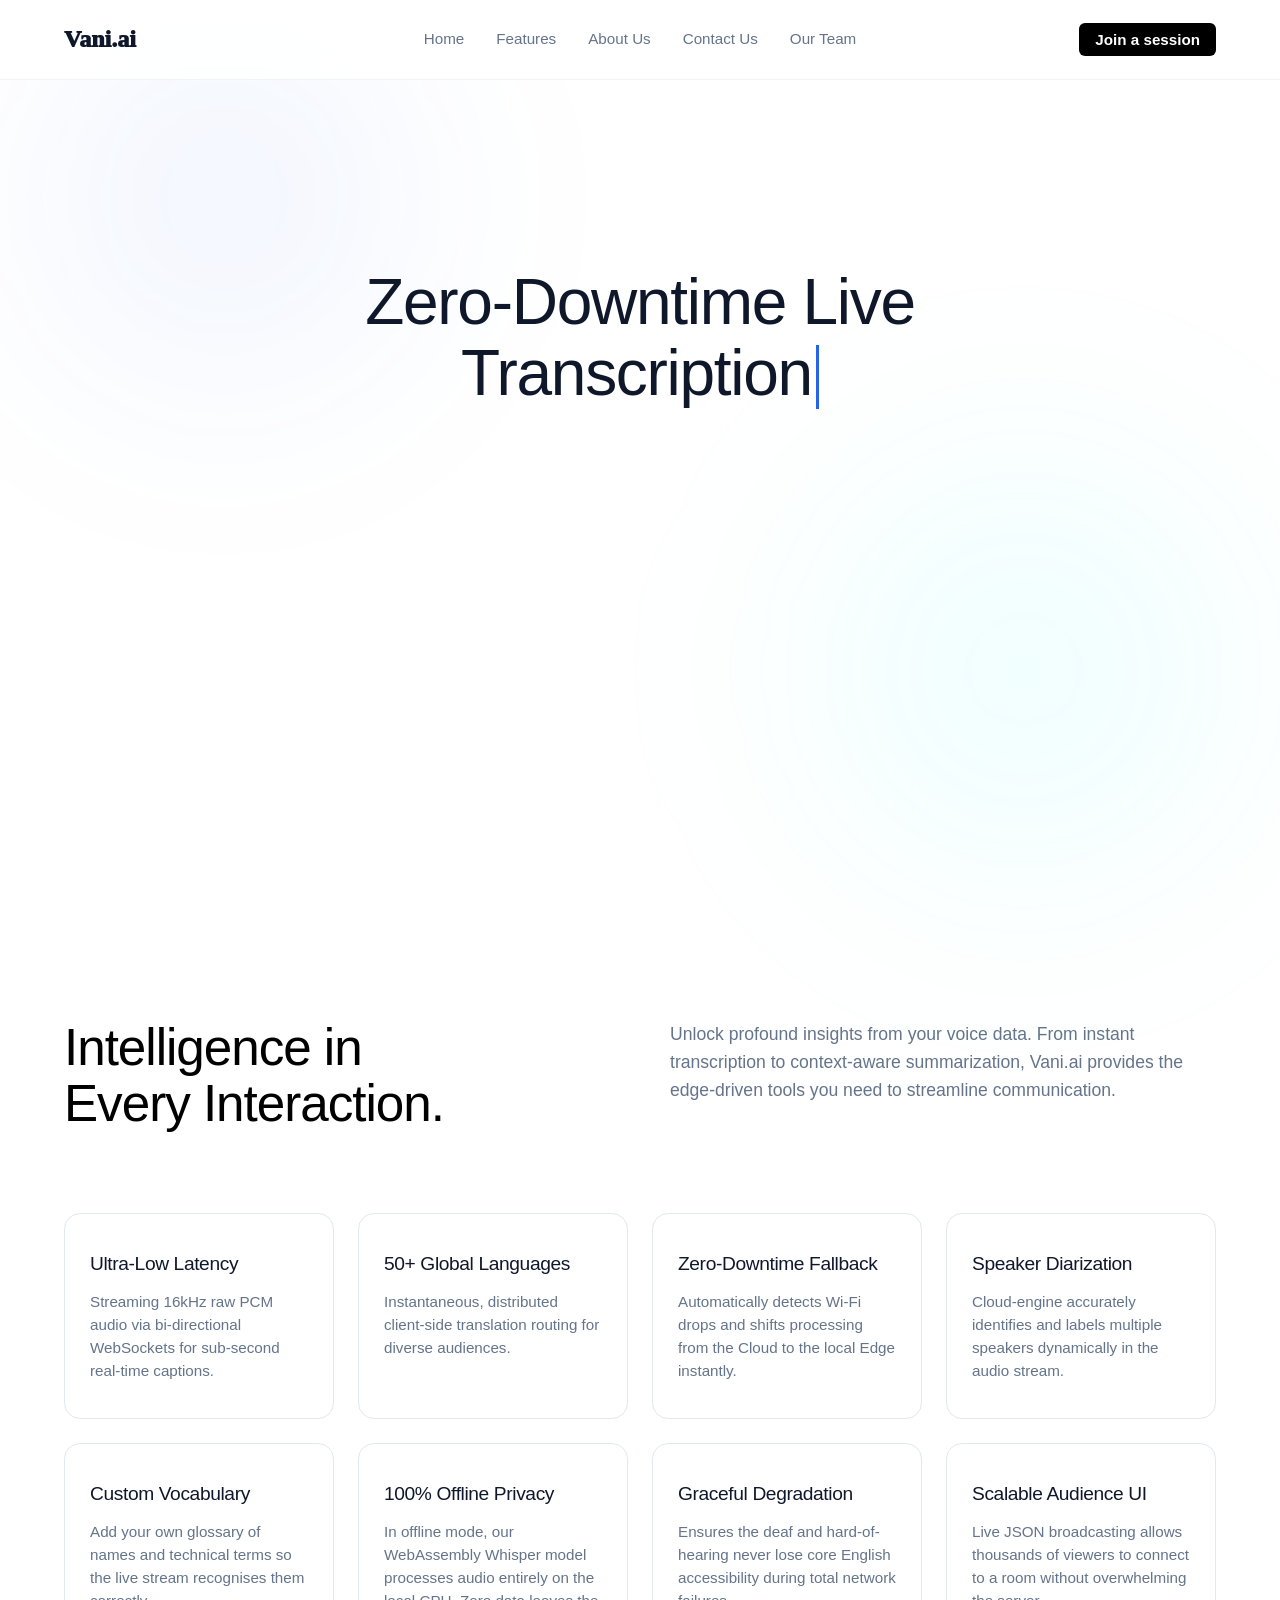
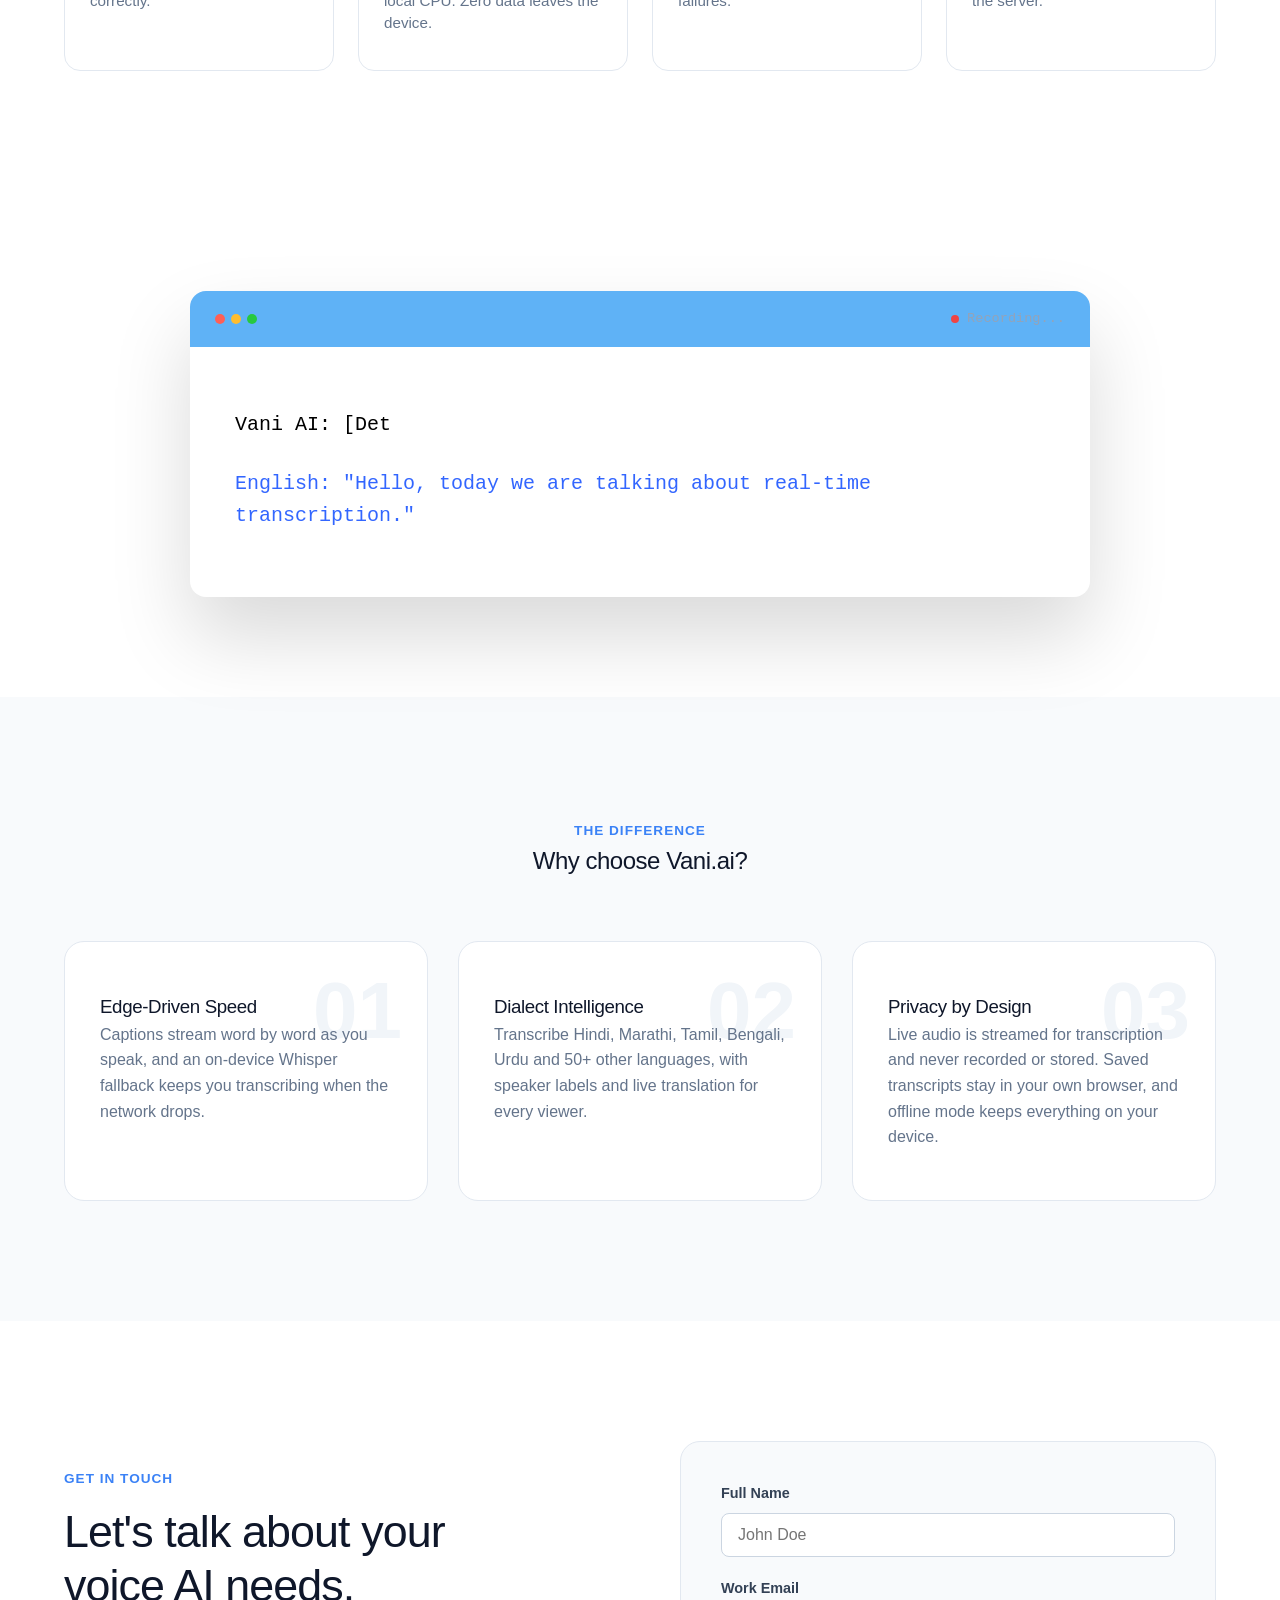
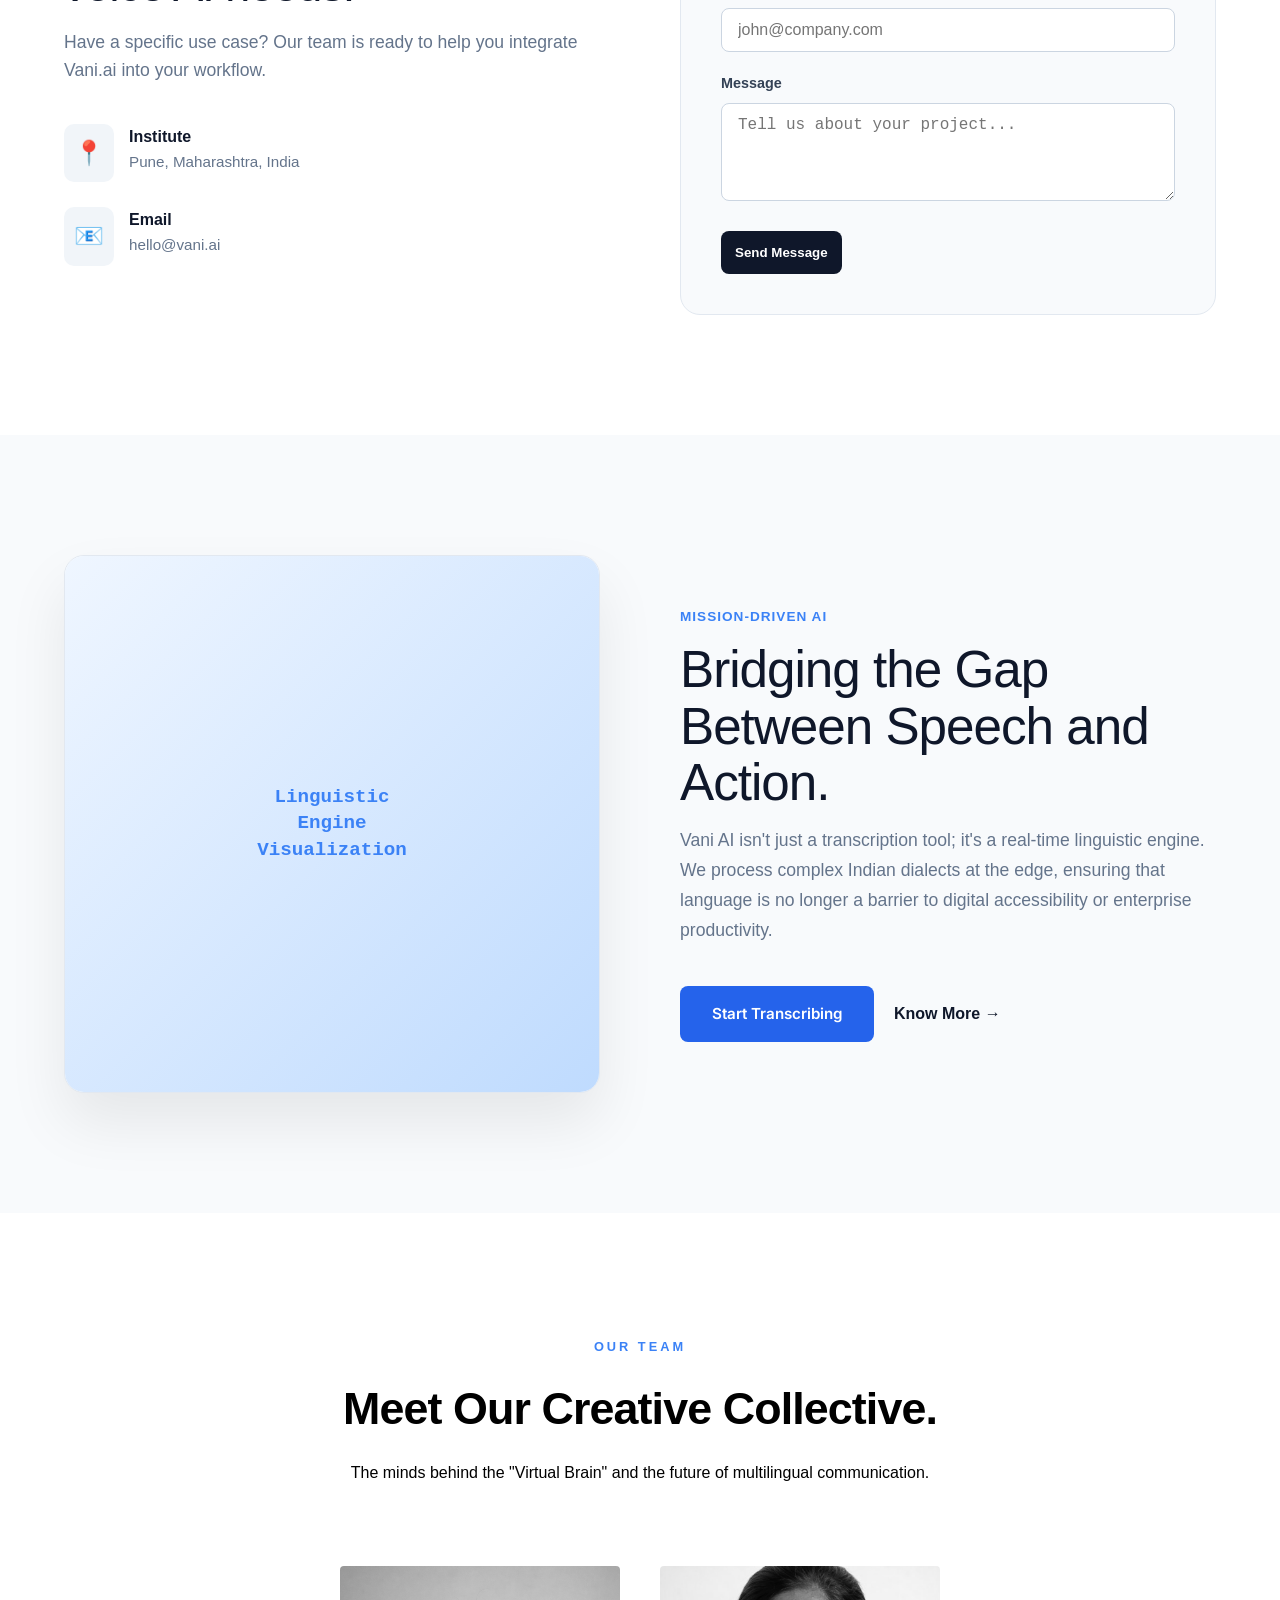
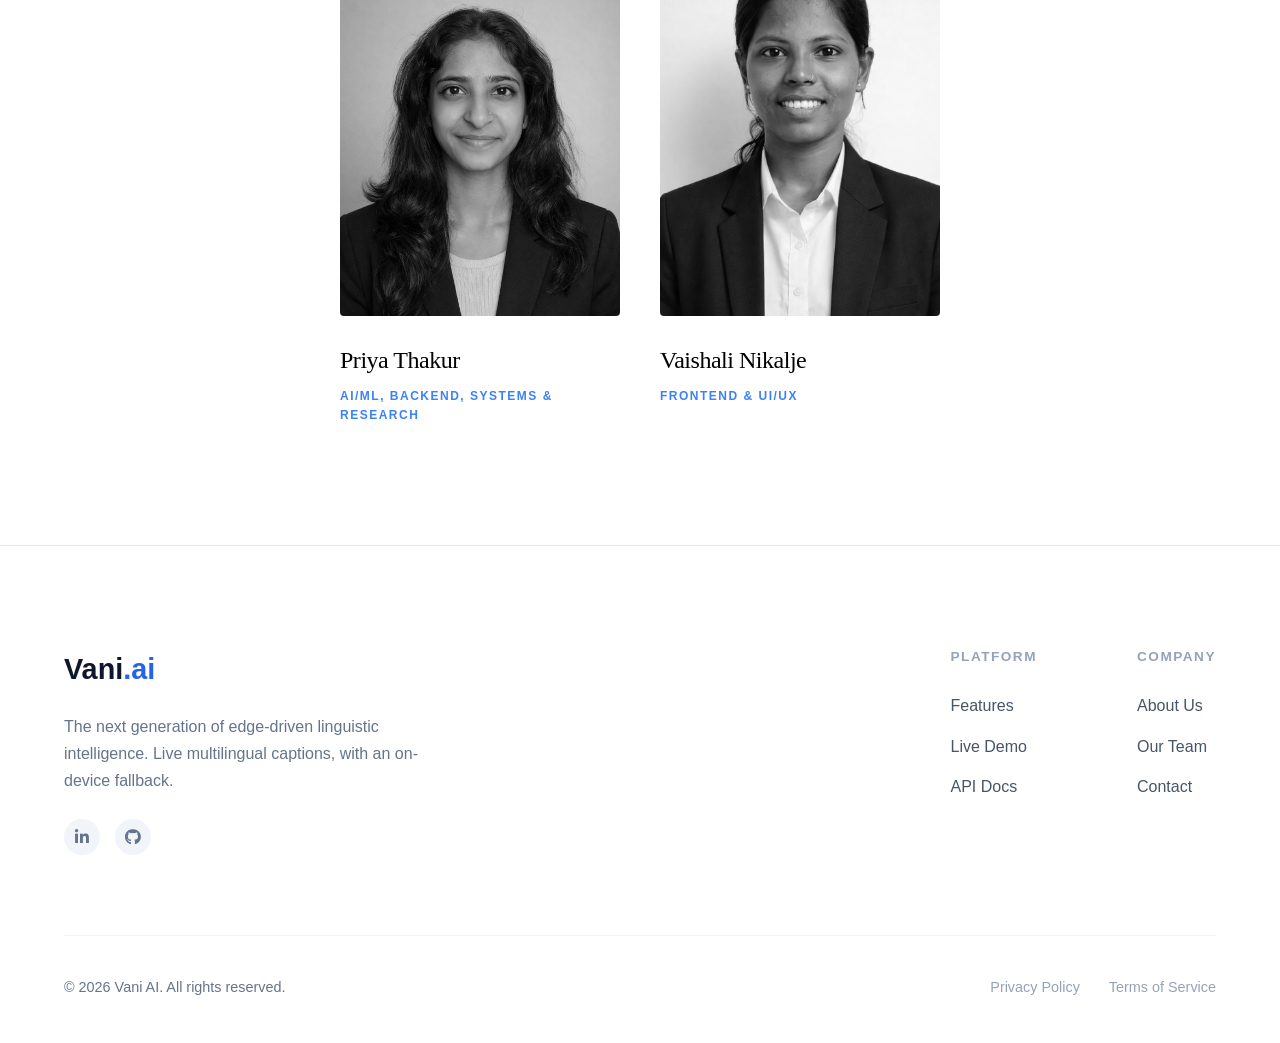
<file: static/index.html>
<!DOCTYPE html>
<html lang="en">
<head>
    <meta charset="UTF-8">
    <meta name="viewport" content="width=device-width, initial-scale=1.0, viewport-fit=cover">
    <title>Vani.ai</title>
    <link rel="stylesheet" href="/static/css/global.css">
    <link rel="stylesheet" href="/static/css/layout.css">
    <link rel="stylesheet" href="/static/css/effects.css">
    <link href="https://fonts.googleapis.com/css2?family=Inter:wght@300;400;500;600;700;800&display=swap" rel="stylesheet">
    <link rel="stylesheet" href="https://cdnjs.cloudflare.com/ajax/libs/font-awesome/6.0.0/css/all.min.css">
</head>
<body>

    <header class="navbar">
        <div class="logo">Vani.ai</div>
        
        <nav class="nav-links" id="nav-links">
            <a href="index.html">Home</a>
            <a href="#features-section">Features</a>
            <a href="#about-section">About Us</a>
            <a href="#contact-section">Contact Us</a>
            <a href="#team-section">Our Team</a>
        </nav>

        <div class="nav-actions">
            <a href="audience.html" class="login-btn">Join a session</a>
            <button class="nav-toggle" type="button" aria-label="Open menu" aria-expanded="false" aria-controls="nav-links">
                <i class="fas fa-bars"></i>
            </button>
        </div>
    </header>

    <section class="hero">
        <div class="glow-bg"></div>
        <div class="swirl-overlay"></div>

        <div class="hero-content">
            <div class="badge">Next-Gen Multilingual Streaming & Edge AI</div>
            <h1>Zero-Downtime Live <br>Transcription & Translation</h1>
            <p>Break down language barriers instantly. Vani.ai uses low-latency WebSockets and a revolutionary Cloud-to-Edge fallback to ensure deaf and non-native attendees never lose accessibility, even if the Wi-Fi drops.</p>
            
            <div class="hero-buttons">
                <a href="presenter.html" class="cta-btn">Host a Session &rarr;</a>
                <a href="audience.html" class="btn-secondary">Join with a code</a>
                <a href="#about-section" class="btn-secondary">Know More</a>
            </div>
        </div>

        <div class="logo-bar">
            <span>FastAPI</span>
            <span>WebSockets</span>
            <span>Speechmatics ASR</span>
            <span>Transformers.js</span>
            <span>Hugging Face Whisper</span>
        </div>
    </section>
<section id="features-section" class="features reveal-on-scroll">
        
        <div class="features-top-area">
            <div class="features-header-row">
                <div class="features-slogan">
                    <h2>Intelligence in<br>Every Interaction.</h2>
                </div>
                <div class="features-para">
                    <p>Unlock profound insights from your voice data. From instant transcription to context-aware summarization, Vani.ai provides the edge-driven tools you need to streamline communication.</p>
                </div>
            </div>
            
        </div>

        <div class="features-card-grid">
            <div class="feature-detail-card">
                <h3>Ultra-Low Latency</h3>
                <p>Streaming 16kHz raw PCM audio via bi-directional WebSockets for sub-second real-time captions.</p>
            </div>
            <div class="feature-detail-card">
                <h3>50+ Global Languages</h3>
                <p>Instantaneous, distributed client-side translation routing for diverse audiences.</p>
            </div>
            <div class="feature-detail-card">
                <h3>Zero-Downtime Fallback</h3>
                <p>Automatically detects Wi-Fi drops and shifts processing from the Cloud to the local Edge instantly.</p>
            </div>
            <div class="feature-detail-card">
                <h3>Speaker Diarization</h3>
                <p>Cloud-engine accurately identifies and labels multiple speakers dynamically in the audio stream.</p>
            </div>
            <div class="feature-detail-card">
                <h3>Custom Vocabulary</h3>
                <p>Add your own glossary of names and technical terms so the live stream recognises them correctly.</p>
            </div>
            <div class="feature-detail-card">
                <h3>100% Offline Privacy</h3>
                <p>In offline mode, our WebAssembly Whisper model processes audio entirely on the local CPU. Zero data leaves the device.</p>
            </div>
            <div class="feature-detail-card">
                <h3>Graceful Degradation</h3>
                <p>Ensures the deaf and hard-of-hearing never lose core English accessibility during total network failures.</p>
            </div>
            <div class="feature-detail-card">
                <h3>Scalable Audience UI</h3>
                <p>Live JSON broadcasting allows thousands of viewers to connect to a room without overwhelming the server.</p>
            </div>
        </div>
</section>



<section id="support-section" class="vp-live-preview">
    <div class="vp-terminal-container">
        <div class="vp-window-top">
            <div class="vp-controls"><span></span><span></span><span></span></div>
            <div class="vp-status-bar"><span class="vp-indicator"></span> Recording...</div>
        </div>
        <div class="vp-window-content">
            <p class="vp-text-primary">Vani AI: [Detecting Marathi Accent]... "नमस्कार, आज आपण रिअल-टाइम ट्रान्सक्रिप्शनबद्दल बोलत आहोत."</p>
            <p class="vp-text-secondary">English: "Hello, today we are talking about real-time transcription."</p>
        </div>
    </div>
</section>

<section class="wv-why-section">
    <div class="wv-container">
        <div class="wv-intro">
            <span class="wv-tag">THE DIFFERENCE</span>
            <h2>Why choose Vani.ai?</h2>
        </div>

        <div class="wv-card-grid">
            <div class="wv-feature-card">
                <div class="wv-card-num">01</div>
                <h3>Edge-Driven Speed</h3>
                <p>Captions stream word by word as you speak, and an on-device Whisper fallback keeps you transcribing when the network drops.</p>
            </div>

            <div class="wv-feature-card">
                <div class="wv-card-num">02</div>
                <h3>Dialect Intelligence</h3>
                <p>Transcribe Hindi, Marathi, Tamil, Bengali, Urdu and 50+ other languages, with speaker labels and live translation for every viewer.</p>
            </div>

            <div class="wv-feature-card">
                <div class="wv-card-num">03</div>
                <h3>Privacy by Design</h3>
                <p>Live audio is streamed for transcription and never recorded or stored. Saved transcripts stay in your own browser, and offline mode keeps everything on your device.</p>
            </div>
        </div>
    </div>
</section>
<section id="contact-section" class="cu-contact-section">
    <div class="cu-container">
        <div class="cu-grid">
            
            <div class="cu-info-side">
                <span class="cu-tag">GET IN TOUCH</span>
                <h2>Let's talk about your <br>voice AI needs.</h2>
                <p>Have a specific use case? Our team is ready to help you integrate Vani.ai into your workflow.</p>
                
                <div class="cu-details">
                    <div class="cu-item">
                        <div class="cu-icon">📍</div>
                        <div>
                            <strong>Institute</strong>
                            <p>Pune, Maharashtra, India</p>
                        </div>
                    </div>
                    <div class="cu-item">
                        <div class="cu-icon">📧</div>
                        <div>
                            <strong>Email</strong>
                            <p>hello@vani.ai</p>
                        </div>
                    </div>
                </div>
            </div>

            <div class="cu-form-side">
                <form class="cu-form">
                    <div class="cu-form-group">
                        <label>Full Name</label>
                        <input type="text" name="name" placeholder="John Doe" maxlength="120" required>
                    </div>
                    <div class="cu-form-group">
                        <label>Work Email</label>
                        <input type="email" name="email" placeholder="john@company.com" maxlength="200" required>
                    </div>
                    <div class="cu-form-group">
                        <label>Message</label>
                        <textarea name="message" rows="4" placeholder="Tell us about your project..." maxlength="4000" required></textarea>
                    </div>
                    <button type="submit" class="cu-submit-btn">Send Message</button>
                </form>
            </div>

        </div>
    </div>
</section>
<section id="about-section" class="au-about-section">
    <div class="au-container">
        <div class="au-split-grid">
            
            <div class="au-image-side">
                <div class="au-image-wrapper">
                    <div class="au-image-placeholder">
                        <span>Linguistic<br>Engine<br>Visualization</span>
                    </div>
                </div>
            </div>

            <div class="au-content-side">
                <span class="au-tag">MISSION-DRIVEN AI</span>
                
                <h2 class="au-slogan">Bridging the Gap Between Speech and Action.</h2>
                
                <p class="au-para">Vani AI isn't just a transcription tool; it's a real-time linguistic engine. We process complex Indian dialects at the edge, ensuring that language is no longer a barrier to digital accessibility or enterprise productivity.</p>
                
                <div class="au-btn-group">
                    <a href="presenter.html" class="cta-btn au-primary-btn">Start Transcribing</a>
                    <a href="#features-section" class="au-secondary-btn">Know More →</a>
                </div>
            </div>

        </div>
    </div>
</section>
<section  id="team-section"  class="team-section">
    <div class="container">
        <div class="team-header">
            <span class="subtitle">Our Team</span>
            <h2>Meet Our Creative Collective.</h2>
            <p>The minds behind the "Virtual Brain" and the future of multilingual communication.</p>
        </div>

        <div class="team-grid">
            <div class="team-card">
                <div class="member-image">
                    <img src="/static/assets/Priya_Thakur.jpeg" alt="Priya Thakur">
                    <div class="social-overlay">
                        <a href="https://www.linkedin.com/in/priya-thakur-8701a1272" target="_blank" rel="noopener noreferrer" aria-label="Priya Thakur on LinkedIn"><i class="fab fa-linkedin-in"></i></a>
                        <a href="https://github.com/Priya-1800" target="_blank" rel="noopener noreferrer" aria-label="Priya Thakur on GitHub"><i class="fab fa-github"></i></a>
                    </div>
                </div>
                <div class="member-info">
                    <h3>Priya Thakur</h3>
                    <p>AI/ML, Backend, Systems &amp; Research</p>
                </div>
            </div>

            <div class="team-card">
                <div class="member-image">
                    <img src="/static/assets/Vaishali_Nikalje.png" alt="Vaishali Nikalje">
                    <div class="social-overlay">
                        <a href="https://www.linkedin.com/in/vaishali-nikalje-445887348/" target="_blank" rel="noopener noreferrer" aria-label="Vaishali Nikalje on LinkedIn"><i class="fab fa-linkedin-in"></i></a>
                    </div>
                </div>
                <div class="member-info">
                    <h3>Vaishali Nikalje</h3>
                    <p>Frontend &amp; UI/UX</p>
                </div>
            </div>
        </div>
    </div>
</section>
<footer class="ft-footer-white">
    <div class="ft-container">
        <div class="ft-top">
            <div class="ft-brand">
                <a href="#" class="ft-logo-dark">Vani<span>.ai</span></a>
                <p>The next generation of edge-driven linguistic intelligence. Live multilingual captions, with an on-device fallback.</p>
                <div class="ft-social-links">
                    <a href="https://www.linkedin.com/in/priya-thakur-8701a1272" target="_blank" rel="noopener noreferrer" aria-label="LinkedIn"><i class="fab fa-linkedin-in"></i></a>
                    <a href="https://github.com/Priya-1800/Vani.ai" target="_blank" rel="noopener noreferrer" aria-label="Vani.ai on GitHub"><i class="fab fa-github"></i></a>
                </div>
            </div>

            <div class="ft-nav">
                <div class="ft-nav-group">
                    <h4>Platform</h4>
                    <ul>
                        <li><a href="#features-section">Features</a></li>
                        <li><a href="presenter.html">Live Demo</a></li>
                        <li><a href="/docs" target="_blank" rel="noopener">API Docs</a></li>
                    </ul>
                </div>
                <div class="ft-nav-group">
                    <h4>Company</h4>
                    <ul>
                        <li><a href="#about-section">About Us</a></li>
                        <li><a href="#team-section">Our Team</a></li>
                        <li><a href="#contact-section">Contact</a></li>
                    </ul>
                </div>
            </div>
        </div>

        <div class="ft-bottom">
            <p>&copy; 2026 Vani AI. All rights reserved.</p>
            <div class="ft-legal">
                <a href="/legal.html#privacy">Privacy Policy</a>
                <a href="/legal.html#terms">Terms of Service</a>
            </div>
        </div>
    </div>
</footer>

    <script src="/static/js/animations.js"></script>
    <script src="/static/js/navigation.js"></script>
</body>
</html>
</file>
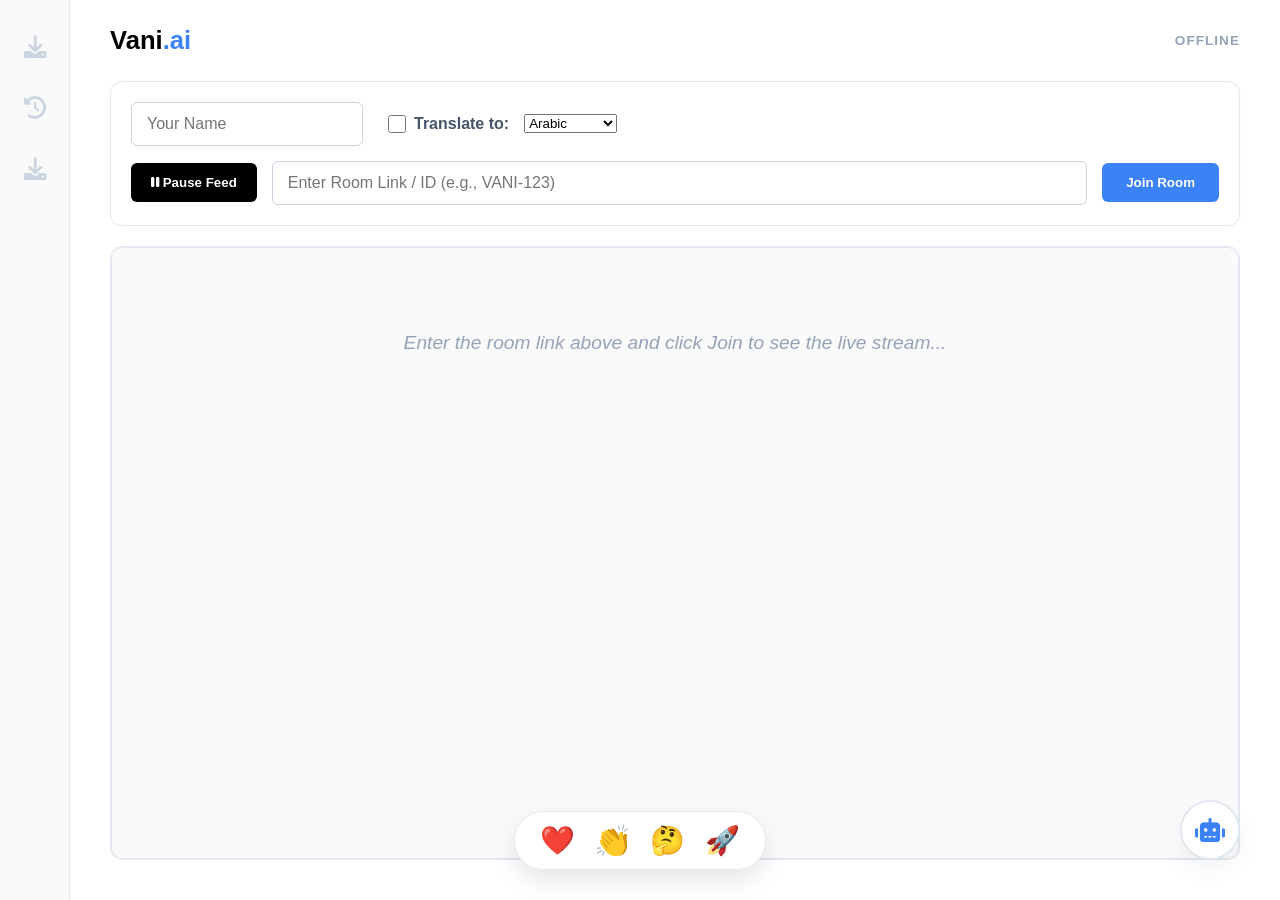
<file: audience.html>
<!DOCTYPE html>
<html lang="en">
<head>
    <meta charset="UTF-8">
    <title>Vani AI | Audience Live Stream</title>
    <link rel="stylesheet" href="/static/css/global.css">
    <link rel="stylesheet" href="/static/css/layout.css">
    <link rel="stylesheet" href="/static/css/effects.css">
    <link rel="stylesheet" href="https://cdnjs.cloudflare.com/ajax/libs/font-awesome/6.0.0/css/all.min.css" crossorigin="anonymous" referrerpolicy="no-referrer">
</head>
<body class="aud-body">

    <div class="aud-wrapper">
        <aside class="aud-sidebar">
            <div class="sidebar-icon" onclick="exportTranscript('Vani_Audience_Log.txt')" style="cursor: pointer;" title="Download Transcript">
                <i class="fas fa-download"></i>
            </div>
            <div class="sidebar-icon"><i class="fas fa-history"></i></div>
            <div class="sidebar-icon"><i class="fas fa-download"></i></div>
        </aside>

        <main class="aud-main">
            <header class="aud-header">
                <div class="aud-logo">Vani<span>.ai</span></div>
                <div id="status-badge" class="status-offline">Offline</div>
            </header>

            <div class="connection-panel">
                <div class="input-row">
                    <input type="text" id="viewer-name" class="aud-input" placeholder="Your Name">
                    
                    <label style="display: flex; align-items: center; gap: 8px; font-weight: 600; color: #475569; margin-left: 10px;">
                        <input type="checkbox" id="aud-translate-toggle" style="width: 18px; height: 18px;">
                        Translate to:
                    </label>
                    
                    <select name="language" id="language-select">
                        <option value="ar">Arabic</option>
                        <option value="ba">Bashkir</option>
                        <option value="eu">Basque</option>
                        <option value="be">Belarusian</option>
                        <option value="bn">Bengali</option>
                        <option value="bg">Bulgarian</option>
                        <option value="yue">Cantonese</option>
                        <option value="ca">Catalan</option>
                        <option value="hr">Croatian</option>
                        <option value="cs">Czech</option>
                        <option value="da">Danish</option>
                        <option value="nl">Dutch</option>
                        <option value="en">English</option>
                        <option value="eo">Esperanto</option>
                        <option value="et">Estonian</option>
                        <option value="fi">Finnish</option>
                        <option value="fr">French</option>
                        <option value="gl">Galician</option>
                        <option value="de">German</option>
                        <option value="el">Greek</option>
                        <option value="he">Hebrew</option>
                        <option value="hi">Hindi</option>
                        <option value="hu">Hungarian</option>
                        <option value="id">Indonesian</option>
                        <option value="ia">Interlingua</option>
                        <option value="ga">Irish</option>
                        <option value="it">Italian</option>
                        <option value="ja">Japanese</option>
                        <option value="ko">Korean</option>
                        <option value="lv">Latvian</option>
                        <option value="lt">Lithuanian</option>
                        <option value="ms">Malay</option>
                        <option value="mt">Maltese</option>
                        <option value="cmn">Mandarin</option>
                        <option value="mr">Marathi</option>
                        <option value="mn">Mongolian</option>
                        <option value="no">Norwegian</option>
                        <option value="fa">Persian</option>
                        <option value="pl">Polish</option>
                        <option value="pt">Portuguese</option>
                        <option value="ro">Romanian</option>
                        <option value="ru">Russian</option>
                        <option value="sk">Slovakian</option>
                        <option value="sl">Slovenian</option>
                        <option value="es">Spanish</option>
                        <option value="sw">Swahili</option>
                        <option value="sv">Swedish</option>
                        <option value="tl">Tagalog</option>
                        <option value="ta">Tamil</option>
                        <option value="th">Thai</option>
                        <option value="tr">Turkish</option>
                        <option value="uk">Ukrainian</option>
                        <option value="ur">Urdu</option>
                        <option value="ug">Uyghur</option>
                        <option value="vi">Vietnamese</option>
                        <option value="cy">Welsh</option>
                    </select>
                </div>
                <div class="input-row">
                    <button id="pauseBtn" class="btn-black" onclick="toggleFeed()"><i class="fas fa-pause"></i> Pause Feed</button>
                    <input type="text" id="room-link" class="aud-input link-input" placeholder="Enter Room Link / ID (e.g., VANI-123)">
                    <button id="joinBtn" class="btn-blue" onclick="joinStream()">Join Room</button>
                </div>
            </div>

            <div class="aud-canvas-container">
                <div id="live-transcript" class="aud-canvas">
                    <div class="hint-text" id="aud-hint">Enter the room link above and click Join to see the live stream...</div>
                    <span id="final-span"></span>
                    <span id="partial-span" style="color: #94a3b8; font-style: italic;"></span>
                    <div id="live-translation" style="margin-top: 15px; color: #2563eb; font-weight: 600;"></div>
                </div>
            </div>

            <button class="fab-bot" onclick="openAudienceBot()">
                <i class="fas fa-robot"></i>
            </button>
            <div style="position: fixed; bottom: 30px; left: 50%; transform: translateX(-50%); display: flex; gap: 20px; background: rgba(255, 255, 255, 0.9); backdrop-filter: blur(10px); padding: 12px 25px; border-radius: 50px; box-shadow: 0 10px 25px rgba(0,0,0,0.1); border: 1px solid #e2e8f0; z-index: 100;">
                <button onclick="sendReaction('❤️')" style="font-size: 28px; background: none; border: none; cursor: pointer; transition: transform 0.2s;" onmouseover="this.style.transform='scale(1.2)'" onmouseout="this.style.transform='scale(1)'">❤️</button>
                <button onclick="sendReaction('👏')" style="font-size: 28px; background: none; border: none; cursor: pointer; transition: transform 0.2s;" onmouseover="this.style.transform='scale(1.2)'" onmouseout="this.style.transform='scale(1)'">👏</button>
                <button onclick="sendReaction('🤔')" style="font-size: 28px; background: none; border: none; cursor: pointer; transition: transform 0.2s;" onmouseover="this.style.transform='scale(1.2)'" onmouseout="this.style.transform='scale(1)'">🤔</button>
                <button onclick="sendReaction('🚀')" style="font-size: 28px; background: none; border: none; cursor: pointer; transition: transform 0.2s;" onmouseover="this.style.transform='scale(1.2)'" onmouseout="this.style.transform='scale(1)'">🚀</button>
            </div>
        </main>
    </div>

    <script src="/static/js/audience_engine.js"></script>
</body>
</html>
</file>
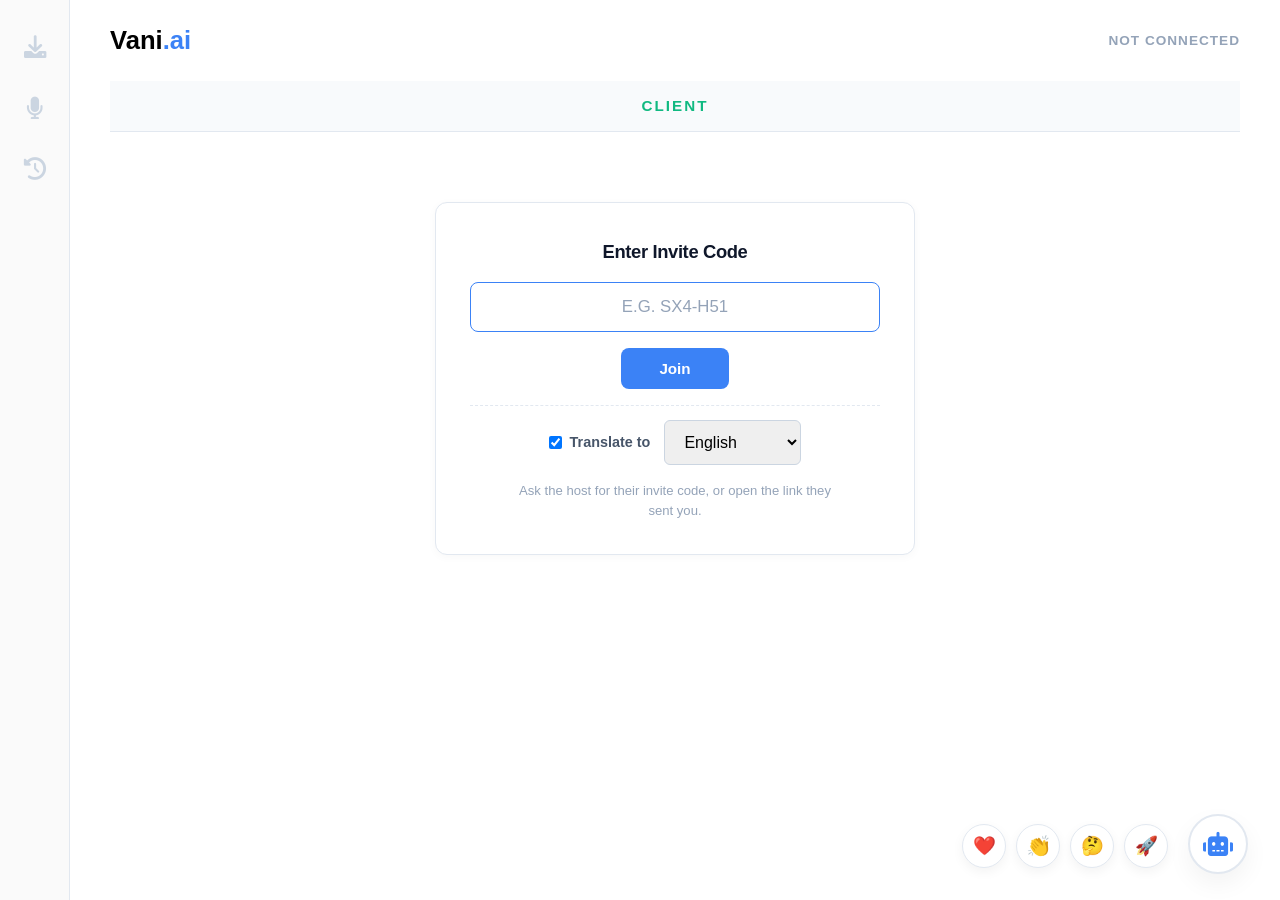
<file: static/audience.html>
<!DOCTYPE html>
<html lang="en">
<head>
    <meta charset="UTF-8">
    <meta name="viewport" content="width=device-width, initial-scale=1.0, viewport-fit=cover">
    <title>Vani AI | Join a Session</title>
    <link rel="stylesheet" href="/static/css/global.css">
    <link rel="stylesheet" href="/static/css/layout.css">
    <link rel="stylesheet" href="/static/css/effects.css">
    <link rel="stylesheet" href="/static/css/panels.css">
    <link rel="stylesheet" href="/static/css/mobile.css">
    <link rel="stylesheet" href="https://cdnjs.cloudflare.com/ajax/libs/font-awesome/6.0.0/css/all.min.css" crossorigin="anonymous" referrerpolicy="no-referrer">
</head>
<body class="aud-body">

    <div class="aud-wrapper">
        <aside class="aud-sidebar">
            <div class="sidebar-icon" onclick="exportTranscript('Vani_Audience_Log.txt')" style="cursor: pointer;" title="Download Transcript">
                <i class="fas fa-download"></i>
            </div>
            <a class="sidebar-icon" href="/presenter.html" title="Host dashboard"><i class="fas fa-microphone"></i></a>
            <div class="sidebar-icon" onclick="Vani.openHistory('client')" style="cursor: pointer;" title="My saved sessions"><i class="fas fa-history"></i></div>
        </aside>

        <main class="aud-main">
            <header class="aud-header">
                <div class="aud-logo">Vani<span>.ai</span></div>
                <div id="status-badge" class="status-offline">Not connected</div>
            </header>

            <div class="aud-window">

                <div class="window-role-title is-visible">
                    <span class="client-strip-label">Client</span>
                </div>

                <!-- STEP 1: enter the code the host shared -->
                <div id="join-panel" class="role-panel is-visible">
                    <h3 class="role-panel-title">Enter Invite Code</h3>
                    <input id="join-code" class="role-input code-input" placeholder="e.g. SX4-H51" autocomplete="off" spellcheck="false">
                    <button id="joinBtn" class="role-action" onclick="joinStream()">Join</button>

                    <div class="client-options">
                        <label class="client-check" for="aud-translate-toggle">
                            <input type="checkbox" id="aud-translate-toggle" checked>
                            Translate to
                        </label>
                        <select name="language" id="language-select" class="aud-dropdown" title="Language">
                            <option value="en" selected>English</option>
                            <option value="ar">Arabic</option>
                            <option value="ba">Bashkir</option>
                            <option value="eu">Basque</option>
                            <option value="be">Belarusian</option>
                            <option value="bn">Bengali</option>
                            <option value="bg">Bulgarian</option>
                            <option value="yue">Cantonese</option>
                            <option value="ca">Catalan</option>
                            <option value="hr">Croatian</option>
                            <option value="cs">Czech</option>
                            <option value="da">Danish</option>
                            <option value="nl">Dutch</option>
                            <option value="eo">Esperanto</option>
                            <option value="et">Estonian</option>
                            <option value="fi">Finnish</option>
                            <option value="fr">French</option>
                            <option value="gl">Galician</option>
                            <option value="de">German</option>
                            <option value="el">Greek</option>
                            <option value="he">Hebrew</option>
                            <option value="hi">Hindi</option>
                            <option value="hu">Hungarian</option>
                            <option value="id">Indonesian</option>
                            <option value="ia">Interlingua</option>
                            <option value="ga">Irish</option>
                            <option value="it">Italian</option>
                            <option value="ja">Japanese</option>
                            <option value="ko">Korean</option>
                            <option value="lv">Latvian</option>
                            <option value="lt">Lithuanian</option>
                            <option value="ms">Malay</option>
                            <option value="mt">Maltese</option>
                            <option value="cmn">Mandarin</option>
                            <option value="mr">Marathi</option>
                            <option value="mn">Mongolian</option>
                            <option value="no">Norwegian</option>
                            <option value="fa">Persian</option>
                            <option value="pl">Polish</option>
                            <option value="pt">Portuguese</option>
                            <option value="ro">Romanian</option>
                            <option value="ru">Russian</option>
                            <option value="sk">Slovakian</option>
                            <option value="sl">Slovenian</option>
                            <option value="es">Spanish</option>
                            <option value="sw">Swahili</option>
                            <option value="sv">Swedish</option>
                            <option value="tl">Tagalog</option>
                            <option value="ta">Tamil</option>
                            <option value="th">Thai</option>
                            <option value="tr">Turkish</option>
                            <option value="uk">Ukrainian</option>
                            <option value="ur">Urdu</option>
                            <option value="ug">Uyghur</option>
                            <option value="vi">Vietnamese</option>
                            <option value="cy">Welsh</option>
                        </select>
                    </div>

                    <p class="role-panel-note">Ask the host for their invite code, or open the link they sent you.</p>
                </div>

                <!-- STEP 2: live captions + translation -->
                <div id="live-area">
                    <div class="aud-toolbar">
                        <button id="pauseBtn" class="btn-black" onclick="toggleFeed()"><i class="fas fa-pause"></i> Pause Feed</button>
                        <button class="btn-outline" onclick="exportTranscript('Vani_Audience_Log.txt')"><i class="fas fa-download"></i> Export</button>
                        <button class="btn-outline" onclick="leaveSession()"><i class="fas fa-right-from-bracket"></i> Leave</button>
                    </div>

                    <div id="live-transcript" class="aud-canvas">
                        <div class="hint-text" id="aud-hint">Waiting for the host to start speaking...</div>
                        <span id="final-span"></span>
                        <span id="partial-span" style="color: #94a3b8; font-style: italic;"></span>
                    </div>
                </div>
            </div>

            <button class="fab-bot" onclick="openAudienceBot()" title="Ask Vani Bot about the talk" aria-label="Ask Vani Bot">
                <i class="fas fa-robot"></i>
            </button>
            <div class="reaction-bar">
                <button onclick="sendReaction('❤️')" class="reaction-btn">❤️</button>
                <button onclick="sendReaction('👏')" class="reaction-btn">👏</button>
                <button onclick="sendReaction('🤔')" class="reaction-btn">🤔</button>
                <button onclick="sendReaction('🚀')" class="reaction-btn">🚀</button>
            </div>
        </main>
    </div>

    <script src="/static/js/vani_common.js"></script>
    <script src="/static/js/audience_engine.js"></script>
</body>
</html>
</file>
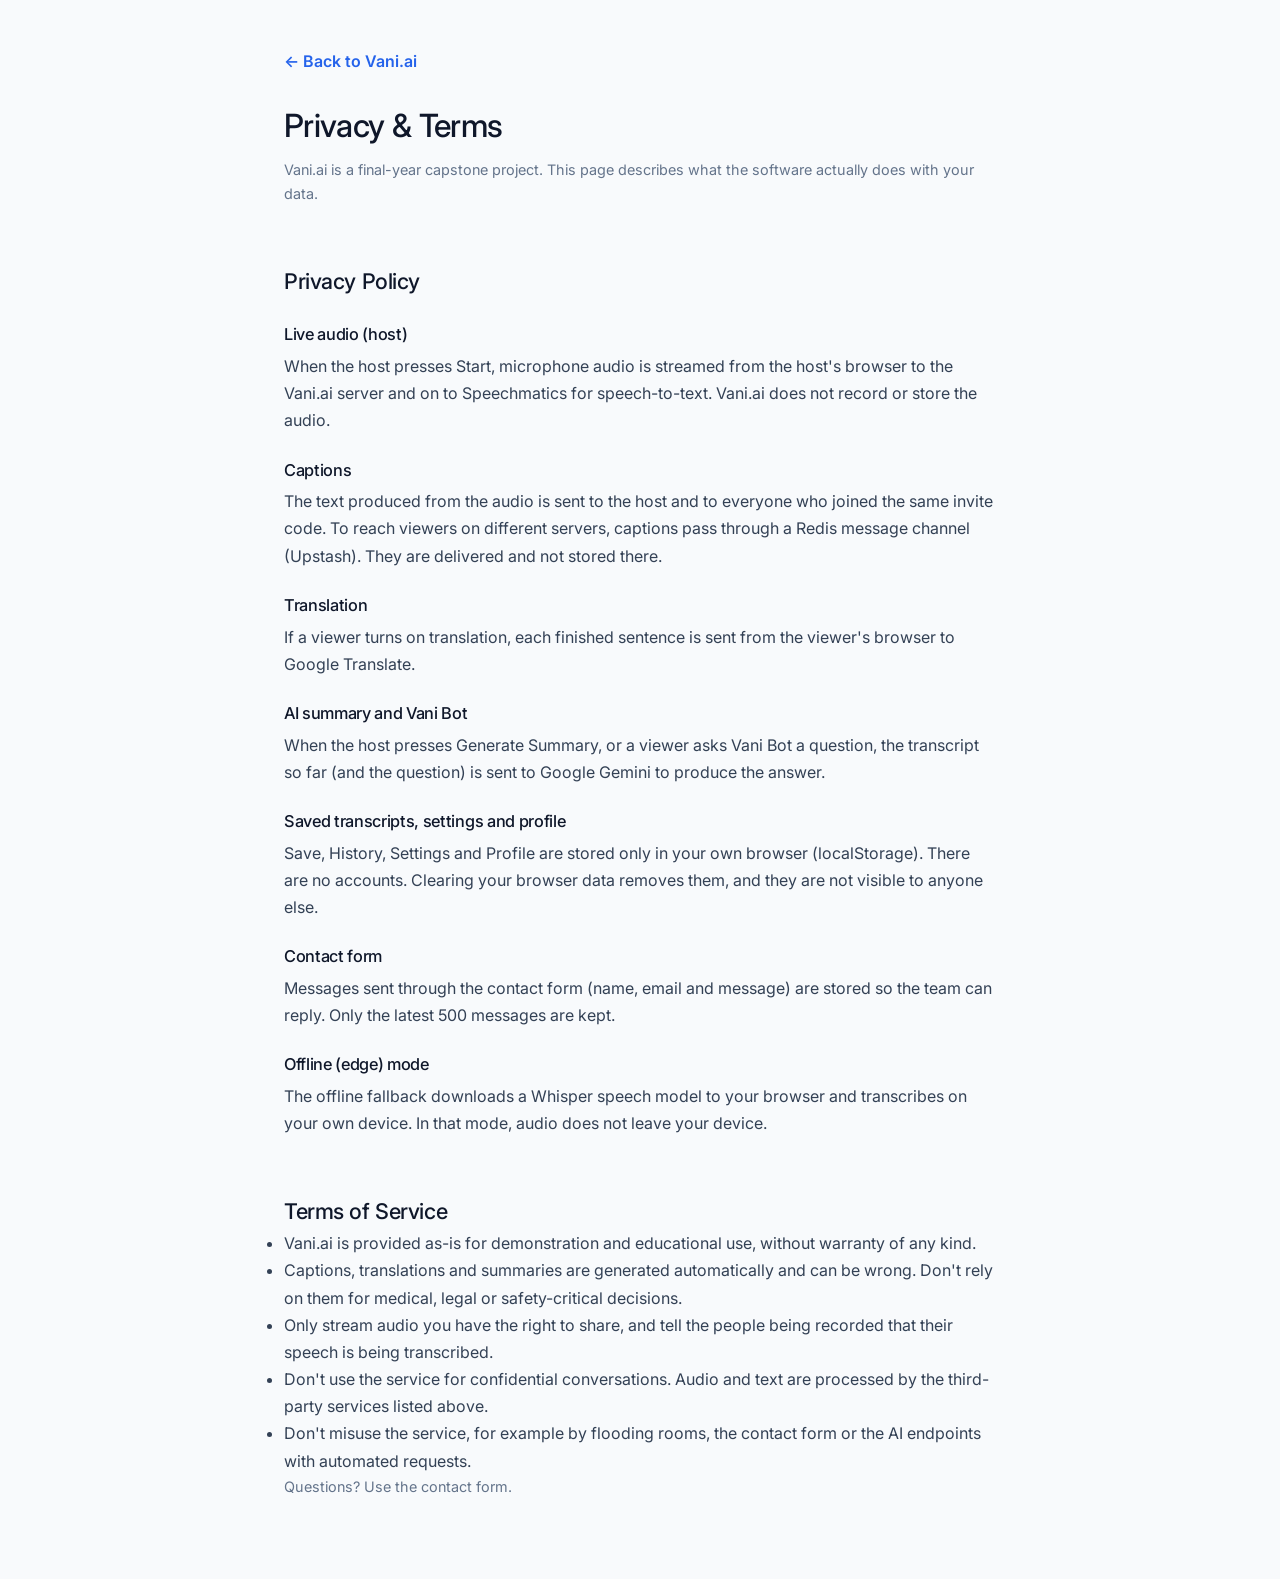
<file: static/legal.html>
<!DOCTYPE html>
<html lang="en">
<head>
    <meta charset="UTF-8">
    <meta name="viewport" content="width=device-width, initial-scale=1.0">
    <title>Vani.ai | Privacy &amp; Terms</title>
    <link rel="stylesheet" href="/static/css/global.css">
    <link href="https://fonts.googleapis.com/css2?family=Inter:wght@400;600;800&display=swap" rel="stylesheet">
    <style>
        body { font-family: 'Inter', system-ui, sans-serif; background: #f8fafc; color: #0f172a; margin: 0; }
        .legal { max-width: 760px; margin: 0 auto; padding: 48px 24px 80px; line-height: 1.7; }
        .legal a.back { color: #2563eb; text-decoration: none; font-weight: 600; }
        .legal h1 { font-size: 2rem; margin: 24px 0 4px; }
        .legal h2 { font-size: 1.35rem; margin-top: 48px; padding-top: 8px; }
        .legal h3 { font-size: 1.02rem; margin: 22px 0 4px; }
        .legal p, .legal li { color: #334155; }
        .legal .muted { color: #64748b; font-size: 0.9rem; }
    </style>
</head>
<body>
<main class="legal">
    <a class="back" href="/">&larr; Back to Vani.ai</a>
    <h1>Privacy &amp; Terms</h1>
    <p class="muted">Vani.ai is a final-year capstone project. This page describes what the software actually does with your data.</p>

    <h2 id="privacy">Privacy Policy</h2>

    <h3>Live audio (host)</h3>
    <p>When the host presses Start, microphone audio is streamed from the host's browser to the Vani.ai server and on to <a href="https://www.speechmatics.com/" target="_blank" rel="noopener">Speechmatics</a> for speech-to-text. Vani.ai does not record or store the audio.</p>

    <h3>Captions</h3>
    <p>The text produced from the audio is sent to the host and to everyone who joined the same invite code. To reach viewers on different servers, captions pass through a Redis message channel (Upstash). They are delivered and not stored there.</p>

    <h3>Translation</h3>
    <p>If a viewer turns on translation, each finished sentence is sent from the viewer's browser to Google Translate.</p>

    <h3>AI summary and Vani Bot</h3>
    <p>When the host presses Generate Summary, or a viewer asks Vani Bot a question, the transcript so far (and the question) is sent to Google Gemini to produce the answer.</p>

    <h3>Saved transcripts, settings and profile</h3>
    <p>Save, History, Settings and Profile are stored only in your own browser (localStorage). There are no accounts. Clearing your browser data removes them, and they are not visible to anyone else.</p>

    <h3>Contact form</h3>
    <p>Messages sent through the contact form (name, email and message) are stored so the team can reply. Only the latest 500 messages are kept.</p>

    <h3>Offline (edge) mode</h3>
    <p>The offline fallback downloads a Whisper speech model to your browser and transcribes on your own device. In that mode, audio does not leave your device.</p>

    <h2 id="terms">Terms of Service</h2>
    <ul>
        <li>Vani.ai is provided as-is for demonstration and educational use, without warranty of any kind.</li>
        <li>Captions, translations and summaries are generated automatically and can be wrong. Don't rely on them for medical, legal or safety-critical decisions.</li>
        <li>Only stream audio you have the right to share, and tell the people being recorded that their speech is being transcribed.</li>
        <li>Don't use the service for confidential conversations. Audio and text are processed by the third-party services listed above.</li>
        <li>Don't misuse the service, for example by flooding rooms, the contact form or the AI endpoints with automated requests.</li>
    </ul>

    <p class="muted">Questions? Use the <a href="/#contact-section">contact form</a>.</p>
</main>
</body>
</html>
</file>
<file: static/css/global.css>
/* --- GLOBAL VARIABLES (Light Theme) --- */
:root {
    --bg-white: #ffffff;
    --text-main: #0f172a;
    /* Deep slate black */
    --text-muted: #64748b;
    /* Elegant gray */
    --accent-blue: #2563eb;
    /* Professional tech blue */
    --accent-hover: #1d4ed8;
    --border-light: rgba(15, 23, 42, 0.05);
}

* {
    margin: 0;
    padding: 0;
    box-sizing: border-box;
}

html {
    scroll-behavior: smooth;
}

body {
    font-family: Helvetica, sans-serif;
    background-color: var(--bg-white);
    color: var(--text-main);
    line-height: 1.6;
    overflow-x: hidden;
}

h1,
h2,
h3 {
    font-weight: 500;
    letter-spacing: -0.02em;
}

p {
    color: var(--text-muted);
}

a {
    text-decoration: none;
    color: inherit;
}

/* Fix for the button inside the anchor tag */
.hero-content a {
    display: inline-block;
}
</file>
<file: static/css/layout.css>
/* --- NAVBAR LAYOUT (Centered Links) --- */
.navbar {
    position: fixed;
    top: 0;
    width: 100%;
    height: 80px;
    display: grid;
    grid-template-columns: 1fr auto 1fr;
    align-items: center;
    padding: 0 5%;
    z-index: 1000;
}

.navbar .logo {
    font-family: 'Times New Roman', Times, serif;
    justify-self: start;
    font-size: 1.5rem;
    font-weight: 1000;
    color: var(--text-main);
}

.nav-links {
    justify-self: center;
    display: flex;
    gap: 32px;
}

.nav-actions {
    justify-self: end;
}

.nav-links a {
    font-size: 0.95rem;
    font-weight: 500;
    color: var(--text-muted);
    transition: color 0.3s ease;
}

.nav-links a:hover {
    color: var(--accent-blue);
}

/* Anchor jumps land below the fixed 80px header instead of under it */
section[id] {
    scroll-margin-top: 90px;
}

.nav-toggle {
    display: none;
}

/* --- PHONES / SMALL TABLETS: collapse the links into a menu button --- */
@media (max-width: 900px) {
    .navbar {
        grid-template-columns: 1fr auto;
        height: 64px;
    }

    .nav-actions {
        display: flex;
        align-items: center;
        gap: 10px;
    }

    .nav-toggle {
        display: inline-flex;
        align-items: center;
        justify-content: center;
        width: 40px;
        height: 40px;
        border: 1px solid #e2e8f0;
        border-radius: 8px;
        background: #fff;
        color: var(--text-main);
        font-size: 1.1rem;
        cursor: pointer;
    }

    .nav-links {
        display: none;
        position: absolute;
        top: 64px;
        left: 0;
        right: 0;
        justify-self: stretch; /* the desktop rule centres it, which shrank the dropdown */
        flex-direction: column;
        gap: 0;
        padding: 8px 5% 16px;
        background: #fff;
        border-bottom: 1px solid #e2e8f0;
        box-shadow: 0 12px 24px rgba(15, 23, 42, 0.08);
    }

    .navbar.is-open .nav-links {
        display: flex;
    }

    .nav-links a {
        padding: 12px 0;
        font-size: 1rem;
        border-bottom: 1px solid #f1f5f9;
    }

    .nav-links a:last-child {
        border-bottom: none;
    }

    section[id] {
        scroll-margin-top: 74px;
    }
}

@media (max-width: 380px) {
    .login-btn {
        padding: 7px 10px;
        font-size: 0.85rem;
    }
}

/* --- HERO SECTION LAYOUT --- */
.hero {
    position: relative;
    /* The decorative swirl orb sits 5% past the right edge; without clipping it
       widened the page on phones, so mobile browsers zoomed out and pushed the
       header partly off-screen. Clip sideways only, so the glow can still bleed vertically. */
    overflow-x: clip;
    min-height: 100vh;
    display: flex;
    flex-direction: column;
    align-items: center;
    justify-content: center;
    text-align: center;
    padding: 120px 20px 60px;
}

.hero-content {
    max-width: 800px;
    display: flex;
    flex-direction: column;
    align-items: center;
    z-index: 10;
}

.hero-buttons {
    display: flex;
    gap: 16px;
    justify-content: center;
    margin-bottom: 40px;
}

.logo-bar {
    display: flex;
    flex-wrap: wrap;
    justify-content: center;
    gap: 15px;
    margin-top: 60px;
    z-index: 10;
}






















/* ========================================= */
/* --- FEATURES SECTION GRID LAYOUT --- */
/* ========================================= */

.features {
    padding: 120px 5%;
    background-color: #ffffff;
    width: 100%;
}

.features-top-area {
    max-width: 1200px;
    margin: 0 auto 80px auto;
}

.features-header-row {
    display: flex;
    justify-content: space-between;
    align-items: flex-start;
    gap: 60px;
    margin-bottom: 40px;
}

.features-slogan { flex: 1; }
.features-slogan h2 {
    font-size: clamp(2.5rem, 4vw, 3.5rem);
    line-height: 1.1;
    color: #000000;
}

.features-para { flex: 1; }
.features-para p {
    font-size: 1.1rem;
    color: #64748b;
    line-height: 1.6;
}

.features-btn-wrapper {
    display: flex;
    justify-content: center;
}

/* The Responsive Grid */
.features-card-grid {
    max-width: 1200px;
    margin: 0 auto;
    display: grid;
    /* Automatically switches from 4 to 2 to 1 column based on screen size */
    grid-template-columns: repeat(auto-fit, minmax(260px, 1fr)); 
    gap: 24px;
}

@media (max-width: 900px) {
    .features-header-row {
        flex-direction: column;
        gap: 30px;
    }
}























/* --- Live Preview Layout --- */
.vp-live-preview {
    padding: 100px 5%;
    display: flex;
    justify-content: center;
    background: #ffffff;
}

.vp-terminal-container {
    width: 100%;
    max-width: 900px;
    background: #ffffff;
    border-radius: 16px;
    overflow: hidden;
    box-shadow: 0 40px 80px rgba(0, 0, 0, 0.15);
}

/* --- Why Vani Layout --- */
.wv-why-section {
    padding: 120px 5%;
    background-color: #f8fafc;
}

.wv-container { max-width: 1200px; margin: 0 auto; }

.wv-intro { text-align: center; margin-bottom: 60px; }

.wv-card-grid {
    display: grid;
    grid-template-columns: repeat(auto-fit, minmax(320px, 1fr));
    gap: 30px;
}

@media (max-width: 768px) {
    .vp-window-content { padding: 30px 20px; }
    .wv-card-grid { grid-template-columns: 1fr; }
}











/* --- Contact Section Layout --- */
.cu-contact-section {
    padding: 120px 5%;
    background-color: #ffffff;
}

.cu-container {
    max-width: 1200px;
    margin: 0 auto;
}

.cu-grid {
    display: grid;
    grid-template-columns: 1fr 1fr;
    gap: 80px;
    align-items: center;
}

.cu-form-group {
    margin-bottom: 20px;
    display: flex;
    flex-direction: column;
    gap: 8px;
}

@media (max-width: 900px) {
    .cu-grid {
        grid-template-columns: 1fr;
        gap: 50px;
    }
}











/* --- About Us Section Layout --- */
.au-about-section {
    padding: 120px 5%;
    background-color: #f8fafc; /* A very soft gray to differentiate from Features */
    width: 100%;
}

.au-container {
    max-width: 1200px;
    margin: 0 auto;
    width: 100%;
}

.au-split-grid {
    display: grid;
    grid-template-columns: 1fr 1fr; /* 2 Equal Columns */
    gap: 80px;
    align-items: center; /* Vertically center both sides */
}

/* Right Side: Content spacing */
.au-content-side {
    display: flex;
    flex-direction: column;
    align-items: flex-start;
}

/* Mobile Responsiveness */
@media (max-width: 992px) {
    .au-split-grid {
        grid-template-columns: 1fr; /* Stacks to 1 column on smaller screens */
        gap: 50px;
        text-align: center;
    }
    
    .au-content-side {
        align-items: center; /* Center-align content on mobile */
    }
}











/* --- Team Section Base Layout --- */
.team-section {
    background-color:white; /* Pure black background */
    padding: 120px 5%;
    color:black;
}

.container {
    max-width: 1200px;
    margin: 0 auto;
}

.team-header {
    text-align: center;
    margin-bottom: 80px;
}

.team-grid {
    display: grid;
    /* Grid stretches to 4 columns, but stays readable on small screens */
    /* Cards keep a fixed width and sit centred, so two members don't stretch full-width */
    grid-template-columns: repeat(auto-fit, minmax(220px, 280px));
    justify-content: center;
    gap: 40px;
}

.team-card {
    display: flex;
    flex-direction: column;
}

.member-image {
    position: relative;
    width: 100%;
    aspect-ratio: 1 / 1.25; /* Taller portrait ratio from your ref */
    overflow: hidden;
    border-radius: 4px; /* Slight rounding as seen in images */
}

.member-image img {
    width: 100%;
    height: 100%;
    object-fit: cover;
}

.member-info {
    padding-top: 25px;
    text-align: left; /* Alignment from the 2nd screenshot */
}

/* --- White Footer Layout --- */
.ft-footer-white {
    background-color: #ffffff; /* Pure White */
    padding: 100px 5% 40px;
    color: #1e293b;
    border-top: 1px solid #e2e8f0;
}

.ft-container {
    max-width: 1200px;
    margin: 0 auto;
}

.ft-top {
    display: flex;
    justify-content: space-between;
    gap: 60px;
    margin-bottom: 80px;
}

.ft-brand { flex: 1.5; max-width: 380px; }

.ft-nav { 
    flex: 2; 
    display: flex; 
    justify-content: flex-end; 
    gap: 100px; 
}

.ft-nav-group h4 {
    font-size: 0.85rem;
    text-transform: uppercase;
    letter-spacing: 1.5px;
    color: #94a3b8; /* Muted label color */
    margin-bottom: 25px;
}

.ft-nav-group ul { list-style: none; padding: 0; }
.ft-nav-group li { margin-bottom: 15px; }

.ft-bottom {
    display: flex;
    justify-content: space-between;
    align-items: center;
    padding-top: 40px;
    border-top: 1px solid #f1f5f9;
    font-size: 0.9rem;
    color: #94a3b8;
}

@media (max-width: 850px) {
    .ft-top { flex-direction: column; gap: 50px; }
    .ft-nav { justify-content: flex-start; gap: 60px; }
    .ft-bottom { flex-direction: column; gap: 20px; text-align: center; }
}
















/* ========================================= */
/* --- PRESENTER PAGE LAYOUT --- */
/* ========================================= */
body.pres-body { margin: 0; height: 100vh; overflow: hidden; }
.pres-wrapper { display: flex; height: 100vh; }

/* --- Sidebar --- */
.pres-sidebar { width: 260px; padding: 30px 20px; display: flex; flex-direction: column; gap: 40px; }
.sidebar-nav { display: flex; flex-direction: column; gap: 10px; }
.nav-item { padding: 12px 15px; display: flex; align-items: center; gap: 12px; }

/* --- Main Workspace --- */
.pres-main { flex: 1; padding: 40px; display: flex; flex-direction: column; gap: 20px; }

/* Transcription Window */
.transcription-window { flex: 1; display: flex; flex-direction: column; overflow: hidden; }
.window-controls { padding: 20px; display: flex; justify-content: space-between; align-items: center; }
.control-group { display: flex; gap: 15px; }

.lang-dropdown { padding: 10px 15px; }
.btn-start, .btn-stop, .btn-outline { padding: 10px 20px; display: flex; align-items: center; gap: 8px; }

/* Canvas */
.transcript-canvas { flex: 1; padding: 40px; overflow-y: auto; }
.transcript-entry { margin-bottom: 15px; display: flex; gap: 15px; }

/* --- Bottom Actions --- */
.bottom-actions { display: flex; justify-content: space-between; align-items: center; padding: 0 10px; }
.action-buttons { display: flex; gap: 15px; }

/* Toggle Switch Layout */
.toggle-container { display: flex; align-items: center; gap: 12px; }
.switch { position: relative; display: inline-block; width: 50px; height: 26px; }
.switch input { opacity: 0; width: 0; height: 0; }
.slider { position: absolute; top: 0; left: 0; right: 0; bottom: 0; }
.slider:before { position: absolute; content: ""; height: 18px; width: 18px; left: 4px; bottom: 4px; }











/* ========================================= */
/* --- AUDIENCE PAGE LAYOUT --- */
/* ========================================= */
body.aud-body { margin: 0; height: 100vh; overflow: hidden; }
.aud-wrapper { display: flex; height: 100vh; }

/* Sidebar */
.aud-sidebar { width: 70px; display: flex; flex-direction: column; align-items: center; padding-top: 30px; gap: 25px; }

/* Main Area */
.aud-main { flex: 1; display: flex; flex-direction: column; position: relative; }
.aud-header { padding: 20px 40px; display: flex; justify-content: space-between; align-items: center; }

/* Connection Panel (The Box in your sketch) */
.connection-panel { margin: 0 40px 20px 40px; padding: 20px; display: flex; flex-direction: column; gap: 15px; }
.input-row { display: flex; gap: 15px; align-items: center; }
.link-input { flex: 1; /* Makes the link bar stretch wide */ }

/* Canvas Area */
.aud-canvas-container { flex: 1; margin: 0 40px 40px 40px; display: flex; flex-direction: column; overflow: hidden; }
.aud-canvas { flex: 1; padding: 40px; overflow-y: auto; display: flex; flex-direction: column; gap: 15px; }

/* Bot Circle */
.fab-bot { position: absolute; bottom: 40px; right: 40px; width: 60px; height: 60px; display: flex; justify-content: center; align-items: center; z-index: 100; }




/* ========================================= */
/* --- SERVER / CLIENT ROLE UI (geometry) --- */
/* ========================================= */
.control-right { align-items: center; }

/* Role strip above the toolbar */
.window-role-title { position: relative; display: none; padding: 12px 140px; text-align: center; }
.window-role-title.is-visible { display: block; }
.role-switch { position: absolute; right: 20px; top: 50%; transform: translateY(-50%); }

/* Role chooser */
.role-gate { display: flex; flex-direction: column; align-items: center; justify-content: center; gap: 20px; min-height: 360px; }
.role-btn { width: 100%; max-width: 460px; padding: 22px; }

/* Invite / join cards */
.role-panel { display: none; flex-direction: column; align-items: center; gap: 16px; width: 100%; max-width: 480px; margin: 40px auto; padding: 34px; }
.role-panel.is-visible { display: flex; }
.role-input { width: 100%; padding: 14px 16px; text-align: center; letter-spacing: 3px; }
.role-action { padding: 12px 38px; }
.role-panel-note { max-width: 340px; }

/* Live transcript area, shared by both roles */
#live-area { display: none; }
#live-area.is-visible { display: block; }

/* Client sentence blocks */
.cli-block { margin-bottom: 14px; padding: 12px 16px; }
.cli-speaker { display: inline-block; margin-right: 8px; padding: 2px 8px; }
.cli-translation { margin-top: 6px; padding-left: 12px; }

/* ========================================= */
/* --- CLIENT PAGE (audience.html) -------- */
/* ========================================= */
.aud-window { flex: 1; display: flex; flex-direction: column; min-height: 0; margin: 0 40px 40px 40px; }
.aud-window > .role-panel { margin-top: 70px; }

/* Code fields */
.role-actions { display: flex; gap: 12px; width: 100%; }
.role-actions .role-action { flex: 1; padding: 12px 16px; }
.code-input { font-size: 1.5rem; letter-spacing: 6px; text-transform: uppercase; }

/* Translate target row inside the join card */
.client-options { display: flex; align-items: center; justify-content: center; flex-wrap: wrap; gap: 14px; width: 100%; padding-top: 14px; border-top: 1px dashed #e2e8f0; }
.client-check { display: inline-flex; align-items: center; gap: 8px; font-size: 0.9rem; font-weight: 600; color: #475569; cursor: pointer; }

/* Live feed on the client page */
body.aud-body #live-area.is-visible { display: flex; flex-direction: column; flex: 1; min-height: 0; gap: 16px; }
.aud-toolbar { display: flex; align-items: center; flex-wrap: wrap; gap: 12px; }
#live-transcript { flex: 1; min-height: 0; padding: 30px; overflow-y: auto; border: 1px solid #e2e8f0; border-radius: 12px; background: #fafafa; }

/* Reaction bar sits beside the bot button */
.reaction-bar { position: absolute; right: 112px; bottom: 40px; display: flex; align-items: center; gap: 10px; z-index: 99; }
.reaction-btn { width: 44px; height: 44px; display: flex; align-items: center; justify-content: center; border-radius: 50%; font-size: 1.15rem; cursor: pointer; transition: all 0.2s ease; }
</file>
<file: static/css/effects.css>
/* --- FROSTED NAVBAR --- */
.navbar {
    background: rgba(255, 255, 255, 0.85);
    backdrop-filter: blur(12px);
    -webkit-backdrop-filter: blur(12px);
    border-bottom: 1px solid var(--border-light);
}

/* --- BACKGROUND ORBS --- */
.glow-bg,
.swirl-overlay {
    position: absolute;
    border-radius: 50%;
    filter: blur(90px);
    z-index: 0;
    pointer-events: none;
}

.glow-bg {
    top: -10%;
    left: -5%;
    width: 45vw;
    height: 45vw;
    background: radial-gradient(circle, rgba(37, 99, 235, 0.08) 0%, transparent 70%);
    animation: drift 18s ease-in-out infinite alternate;
}

.swirl-overlay {
    bottom: -10%;
    right: -5%;
    width: 50vw;
    height: 50vw;
    background: radial-gradient(circle, rgba(0, 242, 254, 0.08) 0%, transparent 70%);
    animation: drift 22s ease-in-out infinite alternate-reverse;
}

/* --- ELEMENT STYLING --- */
.badge {
    background-color: #eff6ff;
    color: var(--accent-blue);
    padding: 6px 16px;
    border-radius: 50px;
    font-size: 0.85rem;
    font-weight: 600;
    margin-bottom: 24px;
}

.hero-content h1 {
    font-size: clamp(2.5rem, 5vw, 4.5rem);
    margin-bottom: 24px;
    line-height: 1.1;
}

.hero-content p {
    font-size: 1.125rem;
    max-width: 650px;
    margin-bottom: 40px;
}

/* --- BUTTON STYLES --- */
.login-btn {
    background-color: black;
    font-weight: 600;
    font-size: 0.95rem;
    padding: 8px 16px;
    border-radius: 6px;
    transition: all 0.3s ease;
    color: white;
    ;
}

.login-btn:hover {
    background-color: #f1f5f9;
    color: var(--accent-blue);
}

.cta-btn {
    background-color: var(--accent-blue);
    color: #ffffff;
    border: none;
    padding: 10px 24px;
    /* Reduced padding */
    font-size: 0.95rem;
    /* Slightly smaller text */
    font-weight: 600;
    border-radius: 8px;
    cursor: pointer;
    transition: all 0.3s ease;
    font-family: 'Inter', sans-serif;
}

.cta-btn:hover {
    background-color: #1d4ed8;
    transform: translateY(-3px);
    box-shadow: 0 10px 25px rgba(37, 99, 235, 0.25);
}

.btn-secondary {
    background-color: transparent;
    border: 1px solid #cbd5e1;
    padding: 10px 24px;
    /* Matched exactly to the blue button */
    font-size: 0.95rem;
    /* Matched exactly to the blue button */
    font-weight: 600;
    border-radius: 8px;
    transition: all 0.3s ease;
    color: var(--text-main);
}

.btn-secondary:hover {
    background-color: #f8fafc;
    transform: translateY(-3px);
}

/* --- TECH LOGOS --- */
.logo-bar span {
    background: #ffffff;
    border: 1px solid var(--border-light);
    padding: 10px 20px;
    border-radius: 100px;
    color: var(--text-muted);
    font-size: 0.9rem;
    box-shadow: 0 4px 6px rgba(0, 0, 0, 0.02);
    transition: all 0.3s ease;
}

.logo-bar span:hover {
    color: var(--accent-blue);
    transform: translateY(-4px);
    box-shadow: 0 10px 15px rgba(37, 99, 235, 0.1);
}


/* ========================================= */
/* --- THE STAGGERED REVEAL ANIMATIONS --- */
/* ========================================= */

/* 1. Hide elements initially */
.hero-content .badge,
.hero-content p,
.hero-content .hero-buttons,
.logo-bar span {
    opacity: 0;
    transform: translateY(20px);
}

/* 2. The cursor for the typewriter */
.typing-cursor {
    display: inline-block;
    width: 3px;
    height: 1em;
    background-color: var(--accent-blue);
    vertical-align: text-bottom;
    margin-left: 4px;
    animation: blink 0.8s step-end infinite;
}

/* 3. The Trigger - Medium Timing */
.typing-done .hero-content .badge {
    animation: floatUp 0.8s cubic-bezier(0.16, 1, 0.3, 1) forwards 0.4s;
}

.typing-done .hero-content p {
    animation: floatUp 0.8s cubic-bezier(0.16, 1, 0.3, 1) forwards 0.55s;
}

.typing-done .hero-content .hero-buttons {
    animation: floatUp 0.8s cubic-bezier(0.16, 1, 0.3, 1) forwards 0.7s;
}

/* 4. Stagger the tech logos one by one */
.typing-done .logo-bar span:nth-child(1) {
    animation: floatUp 0.6s cubic-bezier(0.16, 1, 0.3, 1) forwards 0.9s;
}

.typing-done .logo-bar span:nth-child(2) {
    animation: floatUp 0.6s cubic-bezier(0.16, 1, 0.3, 1) forwards 1.0s;
}

.typing-done .logo-bar span:nth-child(3) {
    animation: floatUp 0.6s cubic-bezier(0.16, 1, 0.3, 1) forwards 1.1s;
}

.typing-done .logo-bar span:nth-child(4) {
    animation: floatUp 0.6s cubic-bezier(0.16, 1, 0.3, 1) forwards 1.2s;
}

.typing-done .logo-bar span:nth-child(5) {
    animation: floatUp 0.6s cubic-bezier(0.16, 1, 0.3, 1) forwards 1.3s;
}

/* --- KEYFRAMES --- */
@keyframes blink {

    0%,
    100% {
        opacity: 1;
    }

    50% {
        opacity: 0;
    }
}

@keyframes floatUp {
    to {
        opacity: 1;
        transform: translateY(0);
    }
}

@keyframes drift {
    100% {
        transform: translate(40px, 30px) scale(1.05);
    }
}














/* ========================================= */
/* --- FEATURES CARDS & ANIMATIONS --- */
/* ========================================= */

.feature-detail-card {
    background: #ffffff;
    border: 1px solid #e2e8f0;
    border-radius: 16px;
    padding: 35px 25px;
    transition: all 0.4s cubic-bezier(0.165, 0.84, 0.44, 1);
    opacity: 0;
    /* Hidden initially */
    transform: translateY(30px);
}

/* Hover Effect */
.feature-detail-card:hover {
    transform: translateY(-8px) !important;
    border-color: #3b82f6;
    /* Vani Blue */
    box-shadow: 0 20px 40px rgba(59, 130, 246, 0.08);
}

.feature-detail-card h3 {
    font-size: 1.2rem;
    color: #0f172a;
    margin-bottom: 12px;
}

.feature-detail-card p {
    font-size: 0.95rem;
    color: #64748b;
    line-height: 1.5;
}

/* Animation Reveal Logic */
.features.is-visible .feature-detail-card {
    opacity: 1;
    transform: translateY(0);
}

/* Staggered load for the cards */
.is-visible .feature-detail-card:nth-child(1) {
    transition-delay: 0.1s;
}

.is-visible .feature-detail-card:nth-child(2) {
    transition-delay: 0.2s;
}

.is-visible .feature-detail-card:nth-child(3) {
    transition-delay: 0.3s;
}

.is-visible .feature-detail-card:nth-child(4) {
    transition-delay: 0.4s;
}

.is-visible .feature-detail-card:nth-child(5) {
    transition-delay: 0.5s;
}

.is-visible .feature-detail-card:nth-child(6) {
    transition-delay: 0.6s;
}

.is-visible .feature-detail-card:nth-child(7) {
    transition-delay: 0.7s;
}

.is-visible .feature-detail-card:nth-child(8) {
    transition-delay: 0.8s;
}

































/* --- Terminal Effects --- */
.vp-window-top {
    background: #5fb2f6;
    padding: 15px 25px;
    display: flex;
    justify-content: space-between;
}

.vp-controls span {
    display: inline-block;
    width: 10px;
    height: 10px;
    border-radius: 50%;
    margin-right: 6px;
}

.vp-controls span:nth-child(1) {
    background: #ff5f56;
}

.vp-controls span:nth-child(2) {
    background: #ffbd2e;
}

.vp-controls span:nth-child(3) {
    background: #27c93f;
}

.vp-status-bar {
    color: #94a3b8;
    font-family: monospace;
    font-size: 0.85rem;
    display: flex;
    align-items: center;
    gap: 8px;
}

.vp-indicator {
    width: 8px;
    height: 8px;
    background: #ef4444;
    border-radius: 50%;
    animation: vp-pulse 1.5s infinite;
}

@keyframes vp-pulse {

    0%,
    100% {
        opacity: 1;
    }

    50% {
        opacity: 0.3;
    }
}

.vp-window-content {
    padding: 60px 45px;
    font-family: 'Courier New', monospace;
    min-height: 250px;
}

.vp-text-primary {
    color: #000000;
    font-size: 1.25rem;
    line-height: 1.8;
    margin-bottom: 25px;
}

.vp-text-secondary {
    color: #0040ff;
    font-size: 1.25rem;
    opacity: 0.8;
}

/* --- Why Vani Hover Effects --- */
.wv-tag {
    color: #3b82f6;
    font-weight: 700;
    letter-spacing: 1px;
    font-size: 0.85rem;
}

.wv-feature-card {
    background: #fff;
    padding: 50px 35px;
    border-radius: 20px;
    border: 1px solid #e2e8f0;
    position: relative;
    transition: all 0.4s ease;
}

.wv-feature-card:hover {
    transform: translateY(-8px);
    border-color: #3b82f6;
    box-shadow: 0 20px 40px rgba(59, 130, 246, 0.08);
}

.wv-card-num {
    font-size: 5rem;
    font-weight: 900;
    color: #f1f5f9;
    position: absolute;
    top: 5px;
    right: 25px;
    z-index: 0;
}

.wv-feature-card h3,
.wv-feature-card p {
    position: relative;
    z-index: 1;
}













/* --- Contact Styling & Inputs --- */
.cu-tag {
    color: #3b82f6;
    font-weight: 700;
    font-size: 0.85rem;
    letter-spacing: 1px;
}

.cu-info-side h2 {
    font-size: 2.8rem;
    margin: 15px 0;
    color: #0f172a;
    line-height: 1.2;
}

.cu-info-side p {
    color: #64748b;
    font-size: 1.1rem;
    line-height: 1.6;
}

.cu-details {
    margin-top: 40px;
}

.cu-item {
    display: flex;
    gap: 15px;
    margin-bottom: 25px;
    align-items: flex-start;
}

.cu-icon {
    font-size: 1.5rem;
    background: #f1f5f9;
    padding: 10px;
    border-radius: 10px;
}

.cu-item strong {
    display: block;
    color: #0f172a;
}

.cu-item p {
    font-size: 0.95rem !important;
    margin: 0;
}

/* Form Fields */
.cu-form-side {
    background: #f8fafc;
    padding: 40px;
    border-radius: 20px;
    border: 1px solid #e2e8f0;
}

.cu-form label {
    font-size: 0.9rem;
    font-weight: 600;
    color: #334155;
}

.cu-form input,
.cu-form textarea {
    padding: 12px 16px;
    border: 1px solid #cbd5e1;
    border-radius: 8px;
    font-size: 1rem;
    transition: all 0.3s ease;
    outline: none;
}

.cu-form input:focus,
.cu-form textarea:focus {
    border-color: #3b82f6;
    box-shadow: 0 0 0 4px rgba(59, 130, 246, 0.1);
}

.cu-submit-btn {
    background: #0f172a;
    color: white;
    padding: 14px;
    border: none;
    border-radius: 8px;
    font-weight: 600;
    cursor: pointer;
    transition: background 0.3s ease;
    margin-top: 10px;
}

.cu-submit-btn:hover {
    background: #3b82f6;
}













/* --- About Us Styling & Effects --- */
.au-tag {
    color: #3b82f6;
    font-weight: 700;
    font-size: 0.85rem;
    letter-spacing: 1px;
    text-transform: uppercase;
}

.au-slogan {
    font-size: clamp(2.5rem, 4vw, 3.5rem);
    margin: 15px 0;
    color: #0f172a;
    line-height: 1.1;
    letter-spacing: -1px;
}

.au-para {
    color: #64748b;
    font-size: 1.1rem;
    line-height: 1.7;
    margin-bottom: 40px;
}

/* Button Group Styling */
.au-btn-group {
    display: flex;
    gap: 20px;
    align-items: center;
}

/* Primary Button (Starts Transcribing - Blue) */
.au-primary-btn {
    padding: 16px 32px;
}

/* Secondary Button (Know More - Simple Link style) */
.au-secondary-btn {
    color: #0f172a;
    font-weight: 600;
    font-size: 1rem;
    transition: color 0.3s ease, transform 0.3s ease;
    text-decoration: none;
}

.au-secondary-btn:hover {
    color: #3b82f6;
    /* Vani Blue */
    transform: translateX(3px);
    /* Gentle arrow shift */
}

/* --- The Image Side/Placeholder --- */
.au-image-wrapper {
    position: relative;
    width: 100%;
    padding-bottom: 100%;
    /* Makes it a perfect square */
    border-radius: 20px;
    overflow: hidden;
    box-shadow: 0 30px 60px rgba(0, 0, 0, 0.08);
    background: #ffffff;
    border: 1px solid #e2e8f0;
}

/* Replace this when you have an actual <img> tag */
.au-image-placeholder {
    position: absolute;
    top: 0;
    left: 0;
    width: 100%;
    height: 100%;
    display: flex;
    align-items: center;
    justify-content: center;
    background: linear-gradient(135deg, #eff6ff 0%, #bfdbfe 100%);
}

.au-image-placeholder span {
    text-align: center;
    font-size: 1.2rem;
    color: #3b82f6;
    font-weight: 600;
    line-height: 1.4;
    font-family: monospace;
}























/* --- Typography & Colors --- */
.subtitle {
    color: #3b82f6;
    /* Electric Blue */
    text-transform: uppercase;
    letter-spacing: 3px;
    font-size: 0.8rem;
    font-weight: 800;
}

.team-header h2 {
    font-size: 2.8rem;
    margin: 15px 0;
    font-weight: 600;
}

.team-header p {
    color: black;
    max-width: 600px;
    margin: 0 auto;
}

/* --- Image Grayscale Hover --- */
.member-image img {
    filter: grayscale(100%);
    transition: filter 0.6s cubic-bezier(0.4, 0, 0.2, 1), transform 0.6s ease;
}

.team-card:hover .member-image img {
    filter: grayscale(0%);
    transform: scale(1.05);
}

/* --- Social Overlay (The Blue Circles) --- */
.social-overlay {
    position: absolute;
    bottom: 20px;
    left: 20px;
    display: flex;
    gap: 12px;
    opacity: 0;
    transform: translateY(10px);
    transition: all 0.4s ease;
}

.team-card:hover .social-overlay {
    opacity: 1;
    transform: translateY(0);
}

.social-overlay a {
    width: 32px;
    height: 32px;
    background-color: #3b82f6;
    /* Matching the blue in your ref */
    color: black;
    border-radius: 50%;
    display: flex;
    align-items: center;
    justify-content: center;
    font-size: 0.8rem;
    text-decoration: none;
    transition: transform 0.2s ease;
}

.social-overlay a:hover {
    transform: scale(1.2);
}

/* --- Member Text Styling --- */
.member-info h3 {
    font-family: 'Playfair Display', serif;
    /* Or similar elegant serif */
    font-size: 1.5rem;
    margin-bottom: 8px;
    color: black;
}

.member-info p {
    color: #3b82f6;
    font-size: 0.75rem;
    font-weight: 700;
    letter-spacing: 1.5px;
    text-transform: uppercase;
}

/* --- White Footer Styling --- */
.ft-logo-dark {
    font-size: 1.8rem;
    font-weight: 800;
    color: #0f172a;
    /* Deep Charcoal */
    text-decoration: none;
}

.ft-logo-dark span {
    color: #2563eb;
}

/* Royal Blue */

.ft-brand p {
    color: #64748b;
    line-height: 1.7;
    margin-top: 20px;
}

.ft-social-links {
    display: flex;
    gap: 15px;
    margin-top: 25px;
}

.ft-social-links a {
    color: #64748b;
    background: #f1f5f9;
    width: 36px;
    height: 36px;
    display: flex;
    align-items: center;
    justify-content: center;
    border-radius: 50%;
    transition: all 0.3s ease;
}

.ft-social-links a:hover {
    color: #ffffff;
    background: #2563eb;
    transform: translateY(-3px);
}

.ft-nav-group a {
    color: #475569;
    text-decoration: none;
    font-weight: 500;
    transition: color 0.2s ease;
}

.ft-nav-group a:hover {
    color: #2563eb;
}

.ft-legal a {
    color: #94a3b8;
    text-decoration: none;
    margin-left: 25px;
    transition: color 0.2s ease;
}

.ft-legal a:hover {
    color: #0f172a;
}

















/* ========================================= */
/* --- PRESENTER PAGE EFFECTS & COLORS --- */
/* ========================================= */
body.pres-body { background: #f8fafc; color: #000; font-family: 'Inter', sans-serif; }

/* --- Sidebar Visuals --- */
.pres-sidebar { background: #ffffff; border-right: 1px solid #e2e8f0; }
.pres-logo { font-size: 1.6rem; font-weight: 800; padding-left: 10px; }
.pres-logo span { color: #3b82f6; }

.nav-item { text-decoration: none; color: #475569; font-weight: 500; border-radius: 8px; transition: 0.2s ease; }
.nav-item:hover, .nav-item.active { background: #eff6ff; color: #3b82f6; }

/* --- Window Visuals --- */
.transcription-window { background: #ffffff; border-radius: 12px; border: 1px solid #e2e8f0; box-shadow: 0 4px 6px rgba(0,0,0,0.02); }
.window-controls { border-bottom: 1px solid #e2e8f0; background: #fdfdfd; }

.lang-dropdown { border-radius: 8px; border: 1px solid #cbd5e1; font-family: inherit; font-weight: 500; background: #fff; outline: none; transition: border-color 0.3s; }
.lang-dropdown:focus { border-color: #3b82f6; }

/* Buttons */
.btn-start { background: #3b82f6; color: #fff; border: none; border-radius: 8px; font-weight: 600; cursor: pointer; transition: background 0.2s; }
.btn-start:hover { background: #2563eb; }
.btn-start:disabled { opacity: 0.5; cursor: not-allowed; }

.btn-stop { background: #fff; color: #ef4444; border: 1px solid #ef4444; border-radius: 8px; font-weight: 600; cursor: pointer; transition: all 0.2s; }
.btn-stop:disabled { opacity: 0.5; border-color: #cbd5e1; color: #cbd5e1; cursor: not-allowed; }

.btn-outline { background: #fff; border: 1px solid #cbd5e1; border-radius: 8px; font-weight: 600; cursor: pointer; color: #475569; transition: background 0.2s; }
.btn-outline:hover { background: #f1f5f9; }

.status-badge { font-size: 0.85rem; font-weight: 700; color: #64748b; text-transform: uppercase; letter-spacing: 1px; }

/* Canvas Visuals */
.transcript-canvas { font-size: 1.4rem; line-height: 1.8; color: #0f172a; }
.hint-text { color: #94a3b8; font-style: italic; }
.transcript-entry { animation: fadeIn 0.3s ease; }
.bullet { color: #3b82f6; font-weight: bold; }

/* Toggle Switch Visuals */
.toggle-label { font-weight: 600; color: #475569; }
.slider { cursor: pointer; background-color: #cbd5e1; transition: .4s; }
.slider:before { background-color: white; transition: .4s; }
input:checked + .slider { background-color: #3b82f6; }
input:checked + .slider:before { transform: translateX(24px); }
.slider.round { border-radius: 34px; }
.slider.round:before { border-radius: 50%; }

@keyframes fadeIn { from { opacity: 0; transform: translateY(5px); } to { opacity: 1; transform: translateY(0); } }

















/* ========================================= */
/* --- AUDIENCE PAGE EFFECTS & COLORS --- */
/* ========================================= */
body.aud-body { background: #ffffff; color: #000000; font-family: 'Inter', sans-serif; }

/* Sidebar & Headers */
.aud-sidebar { border-right: 1px solid #e2e8f0; background: #fafafa; }
.sidebar-icon { font-size: 1.4rem; color: #cbd5e1; cursor: pointer; transition: 0.3s; }
.sidebar-icon.active, .sidebar-icon:hover { color: #3b82f6; }

.aud-logo { font-size: 1.6rem; font-weight: 900; }
.aud-logo span { color: #3b82f6; }
.status-offline { color: #94a3b8; font-weight: 700; font-size: 0.85rem; text-transform: uppercase; letter-spacing: 1px; }
.status-live { color: #3b82f6; font-weight: 700; font-size: 0.85rem; text-transform: uppercase; letter-spacing: 1px; animation: pulse 2s infinite; }

/* Inputs and Buttons */
.connection-panel { background: #ffffff; border: 1px solid #e2e8f0; border-radius: 12px; box-shadow: 0 2px 10px rgba(0,0,0,0.02); }
.aud-input, .aud-dropdown { padding: 12px 15px; border: 1px solid #cbd5e1; border-radius: 6px; font-family: inherit; font-size: 1rem; outline: none; transition: border 0.3s; }
.aud-input:focus, .aud-dropdown:focus { border-color: #3b82f6; }

.btn-blue { background: #3b82f6; color: #ffffff; border: none; padding: 12px 24px; border-radius: 6px; font-weight: 700; cursor: pointer; transition: 0.2s; white-space: nowrap; }
.btn-blue:hover { background: #2563eb; }
.btn-blue:disabled { background: #cbd5e1; cursor: not-allowed; }

.btn-black { background: #000000; color: #ffffff; border: none; padding: 12px 20px; border-radius: 6px; font-weight: 600; cursor: pointer; transition: 0.2s; white-space: nowrap; }
.btn-black:hover { background: #333333; }

/* Canvas */
.aud-canvas-container { background: #fafafa; border: 1px solid #e2e8f0; border-radius: 12px; }
.aud-canvas { font-size: 1.6rem; font-weight: 500; line-height: 1.6; color: #0f172a; }
.transcript-bubble { background: #ffffff; padding: 15px 25px; border-radius: 8px; border-left: 4px solid #3b82f6; animation: slideIn 0.3s ease; box-shadow: 0 2px 5px rgba(0,0,0,0.02); width: fit-content; max-width: 90%; }
.hint-text { color: #94a3b8; font-size: 1.2rem; text-align: center; margin-top: 50px; font-style: italic; }

/* Bot Circle */
.fab-bot { border-radius: 50%; background: #ffffff; color: #3b82f6; border: 2px solid #e2e8f0; font-size: 1.5rem; cursor: pointer; box-shadow: 0 10px 25px rgba(0,0,0,0.05); transition: all 0.3s cubic-bezier(0.175, 0.885, 0.32, 1.275); }
.fab-bot:hover { transform: translateY(-5px) scale(1.05); border-color: #3b82f6; box-shadow: 0 15px 30px rgba(59, 130, 246, 0.15); }

@keyframes slideIn { from { opacity: 0; transform: translateX(-10px); } to { opacity: 1; transform: translateX(0); } }




/* ========================================= */
/* --- SERVER / CLIENT ROLE UI (colors) --- */
/* ========================================= */

/* Role strip */
.window-role-title { background: #f8fafc; border-bottom: 1px solid #e2e8f0; }
#role-label { font-size: 0.95rem; font-weight: 700; letter-spacing: 2px; text-transform: uppercase; color: #3b82f6; }
body.role-client #role-label { color: #10b981; }
.role-switch { background: none; border: none; font-family: inherit; font-size: 0.8rem; font-weight: 600; color: #94a3b8; cursor: pointer; }
.role-switch:hover { color: #3b82f6; }

/* Role chooser */
.role-btn { font-family: inherit; font-size: 1.1rem; font-weight: 600; color: #334155; background: #ffffff; border: 1.5px solid #cbd5e1; border-radius: 10px; cursor: pointer; transition: all 0.2s ease; }
.role-btn:hover { border-color: #3b82f6; color: #1d4ed8; background: #eff6ff; box-shadow: 0 8px 20px rgba(59, 130, 246, 0.12); transform: translateY(-1px); }
.role-btn:active { transform: translateY(0); box-shadow: none; }

/* Invite / join cards */
.role-panel { background: #ffffff; border: 1.5px solid #e2e8f0; border-radius: 12px; box-shadow: 0 2px 10px rgba(0, 0, 0, 0.03); }
.role-panel-title { font-size: 1.15rem; font-weight: 700; color: #0f172a; }
.role-input { font-family: inherit; font-size: 1.05rem; font-weight: 700; color: #0f172a; background: #f8fafc; border: 1px solid #cbd5e1; border-radius: 8px; outline: none; transition: 0.2s; }
.role-input:focus { border-color: #3b82f6; background: #ffffff; }
.role-input::placeholder { font-weight: 400; letter-spacing: normal; color: #94a3b8; }
.role-action { font-family: inherit; font-size: 0.95rem; font-weight: 700; color: #ffffff; background: #3b82f6; border: none; border-radius: 8px; cursor: pointer; transition: background 0.2s; }
.role-action:hover { background: #2563eb; }
.role-action:disabled { background: #cbd5e1; cursor: not-allowed; }
.role-panel-note { font-size: 0.82rem; color: #94a3b8; text-align: center; line-height: 1.5; }

/* Invite button in the toolbar */
.btn-invite { display: inline-flex; align-items: center; gap: 8px; padding: 10px 18px; font-family: inherit; font-weight: 600; color: #047857; background: #ecfdf5; border: 1px solid #a7f3d0; border-radius: 8px; cursor: pointer; transition: 0.2s; }
.btn-invite:hover, .btn-invite.is-active { background: #d1fae5; border-color: #6ee7b7; }

/* Client sentence blocks */
.cli-block { background: #ffffff; border-left: 3px solid #cbd5e1; border-radius: 8px; box-shadow: 0 1px 2px rgba(0, 0, 0, 0.04); }
.cli-speaker { font-size: 0.7rem; font-weight: 700; letter-spacing: 0.5px; text-transform: uppercase; color: #64748b; background: #f1f5f9; border-radius: 4px; }
.cli-original { display: block; font-size: 1.15rem; color: #0f172a; line-height: 1.6; }

/* Secondary action (copy link) */
.role-action.ghost { color: #334155; background: #f1f5f9; border: 1px solid #cbd5e1; }
.role-action.ghost:hover { background: #e2e8f0; }
.role-action.ghost:disabled { color: #94a3b8; background: #f8fafc; border-color: #e2e8f0; opacity: 0.6; }

/* Reaction buttons */
.reaction-btn { background: #ffffff; border: 1px solid #e2e8f0; box-shadow: 0 4px 12px rgba(0, 0, 0, 0.05); }
.reaction-btn:hover { transform: translateY(-3px); border-color: #3b82f6; }

/* Client page label */
.client-strip-label { font-size: 0.95rem; font-weight: 700; letter-spacing: 2px; text-transform: uppercase; color: #10b981; }
.cli-translation { border-left: 2px solid #bfdbfe; color: #2563eb; font-size: 1rem; font-weight: 500; line-height: 1.5; }
</file>
<file: static/css/panels.css>
/* Modals, toasts, history list, host reactions and the Vani Bot chat. */

.vani-modal-overlay {
    position: fixed;
    inset: 0;
    background: rgba(15, 23, 42, 0.45);
    display: flex;
    align-items: center;
    justify-content: center;
    z-index: 1000;
    padding: 20px;
}

.vani-modal {
    background: #fff;
    border-radius: 14px;
    width: min(560px, 100%);
    max-height: 85vh;
    display: flex;
    flex-direction: column;
    box-shadow: 0 20px 50px rgba(15, 23, 42, 0.25);
    font-family: inherit;
}

.vani-modal-header {
    display: flex;
    align-items: center;
    justify-content: space-between;
    padding: 18px 22px 10px;
}

.vani-modal-header h3 {
    margin: 0;
    font-size: 1.15rem;
    color: #0f172a;
}

.vani-modal-close {
    border: none;
    background: transparent;
    font-size: 1.1rem;
    color: #64748b;
    cursor: pointer;
    padding: 6px;
}

.vani-modal-body {
    padding: 6px 22px 16px;
    overflow-y: auto;
    color: #334155;
}

.vani-modal-footer {
    display: flex;
    justify-content: flex-end;
    gap: 10px;
    padding: 12px 22px 18px;
    border-top: 1px solid #f1f5f9;
}

.vani-btn {
    border-radius: 8px;
    padding: 9px 16px;
    font-weight: 600;
    font-size: 0.92rem;
    cursor: pointer;
    border: 1px solid #e2e8f0;
    background: #fff;
    color: #0f172a;
}

.vani-btn-primary {
    background: #2563eb;
    border-color: #2563eb;
    color: #fff;
}

.vani-btn-danger {
    background: #fff;
    border-color: #fecaca;
    color: #b91c1c;
}

.vani-field {
    display: flex;
    flex-direction: column;
    gap: 6px;
    margin-bottom: 14px;
}

.vani-field label {
    font-weight: 600;
    font-size: 0.9rem;
    color: #0f172a;
}

.vani-field input[type="text"],
.vani-field textarea,
.vani-field select {
    border: 1px solid #e2e8f0;
    border-radius: 8px;
    padding: 9px 11px;
    font: inherit;
    font-size: 0.95rem;
    color: #0f172a;
}

.vani-field small,
.vani-muted {
    color: #64748b;
    font-size: 0.85rem;
}

.vani-check {
    display: flex;
    align-items: center;
    gap: 8px;
    font-weight: 500;
    font-size: 0.92rem;
}

/* History list */
.vani-history-row {
    display: flex;
    gap: 12px;
    align-items: flex-start;
    justify-content: space-between;
    padding: 12px 0;
    border-bottom: 1px solid #f1f5f9;
}

.vani-history-info {
    display: flex;
    flex-direction: column;
    gap: 2px;
    min-width: 0;
}

.vani-history-info span {
    color: #64748b;
    font-size: 0.82rem;
}

.vani-history-info p {
    margin: 4px 0 0;
    font-size: 0.9rem;
    color: #334155;
    overflow-wrap: anywhere;
}

.vani-history-actions {
    display: flex;
    gap: 4px;
    flex-shrink: 0;
}

.vani-icon-btn {
    border: 1px solid #e2e8f0;
    background: #fff;
    border-radius: 8px;
    width: 34px;
    height: 34px;
    cursor: pointer;
    color: #334155;
}

.vani-icon-btn:hover {
    background: #f8fafc;
}

.vani-transcript-view {
    white-space: pre-wrap;
    font-family: inherit;
    font-size: 0.92rem;
    line-height: 1.6;
    margin: 0;
}

/* Toasts */
#vani-toasts {
    position: fixed;
    right: 20px;
    bottom: 20px;
    display: flex;
    flex-direction: column;
    gap: 8px;
    z-index: 1100;
}

.vani-toast {
    background: #0f172a;
    color: #fff;
    padding: 10px 16px;
    border-radius: 8px;
    font-size: 0.92rem;
    box-shadow: 0 8px 20px rgba(15, 23, 42, 0.25);
    transition: opacity 0.4s, transform 0.4s;
}

.vani-toast-success { background: #047857; }
.vani-toast-error { background: #b91c1c; }

.vani-toast.is-leaving {
    opacity: 0;
    transform: translateY(8px);
}

/* Sidebar profile name (host) */
.pres-profile-name {
    margin: -6px 0 18px;
    font-size: 0.85rem;
    color: #64748b;
    overflow-wrap: anywhere;
}

/* Reactions arriving on the host screen */
.host-reaction {
    position: fixed;
    right: 60px;
    bottom: 120px;
    font-size: 34px;
    pointer-events: none;
    z-index: 900;
    transition: transform 2.2s cubic-bezier(0.25, 1, 0.5, 1), opacity 2.2s;
}

#reaction-tally {
    display: none;
    gap: 10px;
    font-size: 0.95rem;
    color: #334155;
}

#reaction-tally.is-visible {
    display: flex;
}

/* Vani Bot chat (client) */
.bot-log {
    display: flex;
    flex-direction: column;
    gap: 10px;
    max-height: 45vh;
    overflow-y: auto;
    margin-bottom: 12px;
}

.bot-msg {
    padding: 9px 12px;
    border-radius: 10px;
    font-size: 0.93rem;
    line-height: 1.5;
    white-space: pre-wrap;
    max-width: 90%;
}

.bot-msg-user {
    align-self: flex-end;
    background: #2563eb;
    color: #fff;
}

.bot-msg-bot {
    align-self: flex-start;
    background: #f1f5f9;
    color: #0f172a;
}

.bot-input-row {
    display: flex;
    gap: 8px;
}

.bot-input-row input {
    flex: 1;
    border: 1px solid #e2e8f0;
    border-radius: 8px;
    padding: 9px 11px;
    font: inherit;
}
</file>
<file: static/css/mobile.css>
/* Responsive layout for the app pages (host, client, offline).
   - All sizes: size to the *visible* screen (dvh) and keep reactions/bot pinned to it.
   - 769-1100px (tablets): host side rail shrinks to icons, toolbars wrap.
   - <=768px (phones): side rail becomes a top bar. */

/* ---------- All sizes ---------- */
body.pres-body,
body.aud-body,
.pres-wrapper,
.aud-wrapper {
    height: 100vh;
    height: 100dvh; /* mobile browsers: 100vh is taller than the visible area (address/nav bars) */
}

/* Pinned to the screen, not to the bottom of a box that may extend below it. */
.reaction-bar {
    position: fixed;
    right: 112px;
    bottom: calc(32px + env(safe-area-inset-bottom, 0px));
}

.fab-bot {
    position: fixed;
    right: 32px;
    bottom: calc(26px + env(safe-area-inset-bottom, 0px));
}

/* Keep the last caption clear of the reaction bar. */
#live-transcript {
    padding-bottom: 110px;
}

/* ---------- Tablets ---------- */
@media (min-width: 769px) and (max-width: 1100px) {
    .pres-sidebar {
        width: 84px;
        padding: 26px 10px;
        align-items: center;
        gap: 28px;
        flex-shrink: 0;
    }

    .pres-logo {
        font-size: 1.15rem;
        padding-left: 0;
    }

    .pres-profile-name,
    .sidebar-nav .nav-label {
        display: none;
    }

    .sidebar-nav {
        align-items: center;
    }

    .nav-item {
        justify-content: center;
        gap: 0;
        width: 52px;
        height: 48px;
        padding: 0;
        font-size: 1.15rem;
    }

    .pres-main {
        padding: 24px;
        min-width: 0;
    }

    .window-role-title {
        padding: 12px 130px 12px 20px;
        text-align: left;
    }

    .window-controls {
        flex-wrap: wrap;
        gap: 12px;
    }

    .control-group {
        flex-wrap: wrap;
        gap: 10px;
    }

    .action-buttons {
        flex-wrap: wrap;
    }

    .aud-window {
        margin: 0 24px 24px;
    }

    .aud-header {
        padding: 20px 24px;
    }
}

@media (max-width: 768px) {

    /* ---------- Shared shell (host + offline pages) ---------- */
    /* The app pages' <body> doesn't scroll, so the shell stays screen-height and
       the main pane / transcript scroll inside it. */
    .pres-wrapper {
        flex-direction: column;
    }

    .pres-sidebar {
        width: auto;
        flex-direction: row;
        align-items: center;
        gap: 12px;
        padding: 10px 14px;
        border-right: none;
        border-bottom: 1px solid #e2e8f0;
        position: sticky;
        top: 0;
        z-index: 50;
    }

    .pres-logo {
        font-size: 1.3rem;
        padding-left: 0;
        flex-shrink: 0;
    }

    .pres-profile-name {
        display: none;
    }

    .sidebar-nav {
        flex-direction: row;
        gap: 4px;
        margin-left: auto;
    }

    /* Icons only in the top bar; the title attribute keeps the name on hover/long-press. */
    .sidebar-nav .nav-label {
        display: none;
    }

    .nav-item {
        padding: 10px 12px;
        gap: 0;
        font-size: 1.05rem;
    }

    .pres-main {
        flex: 1;
        min-height: 0;
        overflow-y: auto;
        padding: 12px;
        gap: 12px;
    }

    /* Fills the screen, at least 420px tall; the transcript scrolls inside it and the
       buttons below are reached by scrolling the main pane on short screens. */
    .transcription-window {
        flex: 1 0 420px;
    }

    .transcript-canvas {
        min-height: 0;
    }

    .window-role-title {
        padding: 10px 14px;
        display: none;
        text-align: left;
    }

    .window-role-title.is-visible {
        display: flex;
        justify-content: space-between;
        align-items: center;
    }

    .role-switch {
        position: static;
        transform: none;
    }

    .window-controls {
        flex-wrap: wrap;
        gap: 10px;
        padding: 12px;
    }

    .control-group {
        flex-wrap: wrap;
        gap: 8px;
        width: 100%;
    }

    .control-group .lang-dropdown,
    .control-group select {
        flex: 1 1 140px;
        min-width: 0;
        max-width: none !important;
    }

    .control-group .btn-start,
    .control-group .btn-stop {
        flex: 1 1 100px;
        justify-content: center;
    }

    .control-right {
        justify-content: space-between;
    }

    .transcript-canvas {
        padding: 16px;
        font-size: 1.1rem;
        line-height: 1.7;
    }

    .role-panel {
        padding: 20px 16px;
        margin: 16px auto;
    }

    .role-action {
        padding: 12px 20px;
    }

    .code-input {
        font-size: 1.25rem;
        letter-spacing: 4px;
    }

    .bottom-actions {
        padding: 0;
    }

    .action-buttons {
        flex-wrap: wrap;
        gap: 8px;
        width: 100%;
    }

    .action-buttons > button {
        flex: 1 1 auto;
        justify-content: center;
    }

    #reaction-tally.is-visible {
        width: 100%;
        justify-content: center;
    }

    #ai-summary-container {
        padding: 14px !important;
    }

    /* ---------- Client page ---------- */
    .aud-wrapper {
        flex-direction: column;
    }

    .aud-main {
        flex: 1;
        min-height: 0;
        overflow-y: auto;
    }

    /* The icon rail becomes a slim bar above the header. */
    .aud-sidebar {
        width: auto;
        flex-direction: row;
        justify-content: flex-end;
        align-items: center;
        gap: 22px;
        padding: 10px 16px;
        border-right: none;
        border-bottom: 1px solid #e2e8f0;
    }

    .aud-header {
        padding: 12px 16px;
        gap: 10px;
        flex-wrap: wrap;
    }

    .aud-logo {
        font-size: 1.35rem;
    }

    .aud-window {
        margin: 0 12px 12px;
    }

    .aud-window > .role-panel {
        margin-top: 16px;
    }

    .aud-toolbar {
        gap: 8px;
        padding: 10px 0;
    }

    .aud-toolbar > button {
        flex: 1 1 auto;
        justify-content: center;
    }

    #live-transcript {
        padding: 16px 16px 96px; /* bottom: room for the reaction bar */
        min-height: 240px;
    }

    /* Reactions and the bot stay reachable at the bottom of the screen while scrolling. */
    .reaction-bar {
        left: 12px;
        right: 84px;
        bottom: calc(14px + env(safe-area-inset-bottom, 0px));
        justify-content: flex-start;
        gap: 8px;
    }

    .reaction-btn {
        width: 46px;
        height: 46px;
        font-size: 1.3rem;
    }

    .fab-bot {
        right: 14px;
        bottom: calc(12px + env(safe-area-inset-bottom, 0px));
        width: 54px;
        height: 54px;
    }

    /* ---------- Modals and toasts ---------- */
    .vani-modal-overlay {
        padding: 10px;
        align-items: flex-end;
    }

    .vani-modal {
        max-height: 90vh;
    }

    #vani-toasts {
        left: 12px;
        right: 12px;
        bottom: 80px;
    }
}

@media (max-width: 360px) {
    .nav-item {
        padding: 8px 9px;
    }

    .reaction-bar {
        gap: 4px;
    }

    .reaction-btn {
        width: 40px;
        height: 40px;
    }
}
</file>
